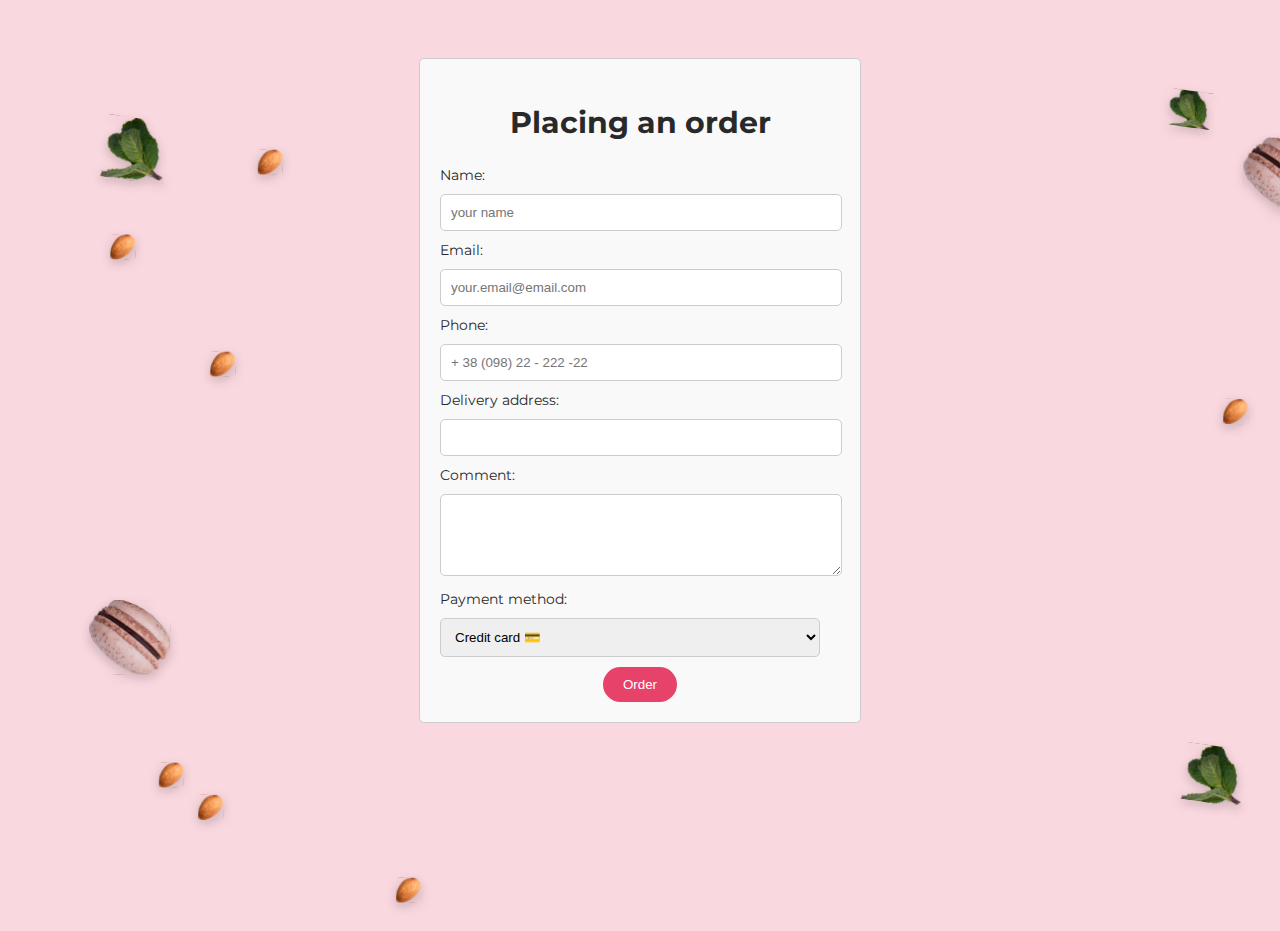
<file: chekout/checkout.html>
<!DOCTYPE html>
<html lang="en">
<head>
  <meta charset="UTF-8">
  <meta name="viewport" content="width=device-width, initial-scale=1.0">
  <link rel="stylesheet" href="./checkout.css">
  <link rel="preconnect" href="https://fonts.googleapis.com">
  <link rel="preconnect" href="https://fonts.gstatic.com" crossorigin>
  <link href="https://fonts.googleapis.com/css2?family=Montserrat&display=swap" rel="stylesheet">
  <link rel="shortcut icon" type="image/x-icon" href="../img/dessert.png">
  <title>Macaronshop</title>
</head>
<body>
  <div class="top-form">
  <div class="order-form">
    <h2>Placing an order</h2>
    <form>
        <label for="name">Name:</label>
        <input type="text" id="name" name="name" placeholder="your name" required>

        <label for="email">Email:</label>
        <input type="email" id="email" name="email"  placeholder="your.email@email.com" required>

        <label for="phone">Phone:</label>
        <input type="tel" id="phone" name="phone"  placeholder="+ 38 (098) 22 - 222 -22" required>

        <label for="address">Delivery address:</label>
        <input type="text"  id="address" name="address" required>
        
        <label for="comments">Comment:</label>
        <textarea id="comments" name="comments" class="comments" rows="4" cols="58"></textarea>

        <label class="payment-method-label">Payment method:</label>
        <select name="payment_method" id="payment_method" required>
            <option value="credit_card">Credit card &#128179;</option>
            <option value="paypal">PayPal</option>
            <option value="bank_transfer">Bank Transfer &#128184;</option>
            <option value="cash">Сash &#128181;</option>
        </select>

        <button  id="order-button">Order</button>
    </form>
</div>
</div>
<script src="./order-button.js"></script>
</body>
</html>
</file>
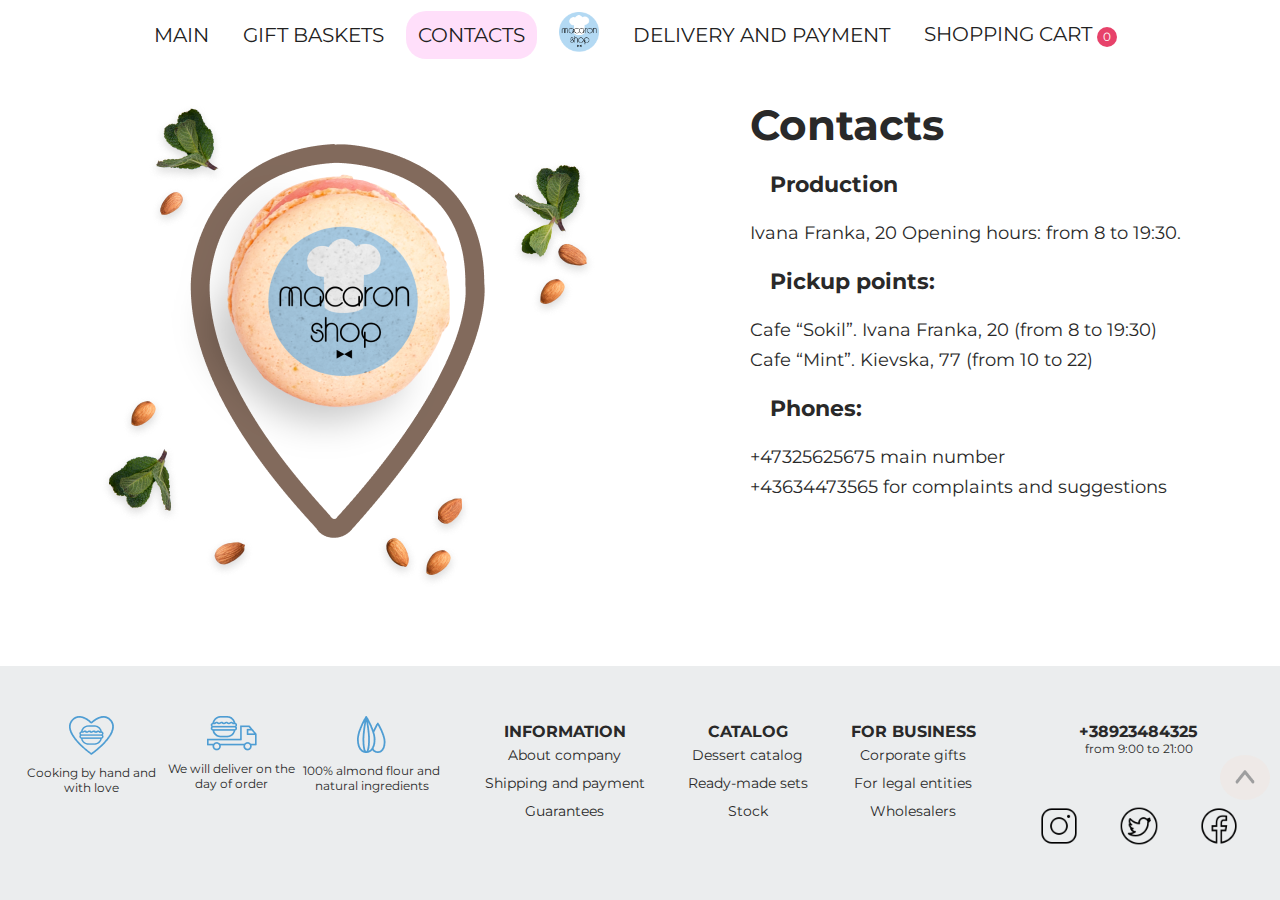
<file: contact/contact.html>
<!DOCTYPE html>
<html lang="en">
<head>
  <meta charset="UTF-8">
  <meta name="viewport" content="width=device-width, initial-scale=1.0">
  <link rel="stylesheet" href="./contact.css">
  <link rel="stylesheet" href="../general.css">
  <link rel="stylesheet" href="./media/media-for-contact.css">
  <link rel="preconnect" href="https://fonts.googleapis.com">
  <link rel="preconnect" href="https://fonts.gstatic.com" crossorigin>
  <link href="https://fonts.googleapis.com/css2?family=Montserrat&display=swap" rel="stylesheet">
  <link rel="shortcut icon" type="image/x-icon" href="../img/dessert.png">
  <title>Macaronshop</title>
</head>

<body>
  <div class="page">
  <header>
    <div class="header-mobile">
      <div id="menu">
        <div id="menu-bar" onclick="menuOnClick()">
          <div id="bar1" class="bar"></div>
          <div id="bar2" class="bar"></div>
          <div id="bar3" class="bar"></div>
        </div>
        <nav class="nav" id="nav">
          <ul>
            <li><a href="../index.html">Home</a></li>
            <li><a href="../ready.set/ready.html">Gift Baskets</a></li>
            <li><a href="../contact/contact.html">Contact</a></li>
            <li><a href="../delivery/delivery.html">delivery and payment</a></li>
          </ul>
        </nav> 
      </div>
      
      <div class="menu-bg" id="menu-bg"></div>
      <div class="wrap-logo-mobile">
        <img src="../img/svg-mob-logo.svg" alt="logo">
      </div>
      <div class="cart-wrap">
        <a href="../shopping-card/shop.html">
          <img src="../img/shop-card-mob.svg" alt="">
          <span class="cart-count">0</span>
        </a>
      </div>
    </div>
    <nav>
      <a  href="../index.html">Main</a>
      <a href="../ready.set/ready.html">Gift Baskets</a>
      <a href="./contact.html" class="active">Contacts</a>
      <div class="wrap-logo">
        <a href="#logo" class="logo"><img class="img-logo" src="../img/logo.png" alt="logo"></a>
      </div>
      <a href="../delivery/delivery.html">delivery and payment</a>
      <a href="../shopping-card/shop.html" id="shopping-cart-link">
        shopping cart
        <span class="cart-count">0</span>
      </a>
    </nav>
  </header>
  <div class="main-wraper">
  <section>
    <div class="contact">
      <div class="image-contact">
        <img src="img/contact-image.png" alt="">
      </div>
      <div class="info-contact">
        <h1>Contacts</h1>
        <h2>Production</h2>
        <p>Ivana Franka, 20 Opening hours: from 8 to 19:30.</p>
        <h2>Pickup points:</h2>
        <p>Cafe “Sokil”. Ivana Franka, 20 (from 8 to 19:30)
          <br>Cafe “Mint”. Kievska, 77 (from 10 to 22)</p>
          <h2>Phones:</h2>
          <p>+47325625675 main number <br>
            +43634473565 for complaints and suggestions</p>
      </div>
    </div>
  </section>
</div> 

  <footer>
    <div class="footer">
      <div class="footer-padding">
        <div class="i-img-and-text">
          <div class="image-blue">
            <img src="../img/footer1.png" alt="">
          </div>
          <div class="p-text">
            <p>Cooking by hand and with love</p>
          </div>
        </div>

    <div class="i-img-and-text">
      <div class="image-blue">
        <img src="../img/footer2.png" alt="">
      </div>
      <div class="p-text">
        <p>We will deliver on the day of order</p>
      </div>
    </div>

    <div class="i-img-and-text">
      <div class="image-blue">
        <img src="../img/footer3.png" alt="">
      </div>
      <div class="p-text">
        <p>100% almond flour and natural ingredients</p>
      </div>
    </div>
  </div>

    <div class="information">
      <h3 class="for-info-h3">Information</h3>
        <ul class="information-list">
          <li>
            <a href="">About company</a>
          </li>
          <li>
            <a href="../delivery/delivery.html">Shipping and payment</a>
          </li>
          <li>
            <a href="">Guarantees</a>
          </li>
        </ul>
    </div>

    <div class="catalog">
      <h3 class="for-info-h3">Catalog</h3>
      <ul class="information-list">
        <li>
          <a href="">Dessert catalog</a>
        </li>
        <li>
          <a href="">Ready-made sets</a>
        </li>
        <li>
          <a href="">Stock</a>
        </li>
      </ul>
    </div>
    <div class="for-bussiness">
      <h3 class="for-info-h3">FOR BUSINESS</h3>
      <ul class="information-list">
        <li>
          <a href="">Corporate gifts</a>
        </li>
        <li>
          <a href="">For legal entities</a>
        </li>
        <li>
          <a href="">Wholesalers</a>
        </li>
      </ul>
    </div>
    <div class="phone">
      <h3 class="for-info-h3">+38923484325</h3>
      <p class="for-info-p">from 9:00 to 21:00</p>
      <div class="grey-info-footer">
        <div class="icon-info-somedia">
          <div class="insta-footer">
            <a href="https://www.instagram.com/" target="_blank">
              <img class="icon-img-footer" src="../img/icons8-instagram-50.png" alt="instagram">
            </a>
          </div>
          <div class="pint-footer">
            <a href="https://www.x.com/" target="_blank">
              <img class="icon-img-footer" src="../img/icons8-twitter-circled-50.png" alt="pinterest">
            </a>
          </div>
          <div class="facebook-footer">
            <a href="https://uk-ua.facebook.com/" target="_blank">
              <img class="icon-img-footer" src="../img/icons8-facebook-50.png" alt="facebook">
            </a>
          </div>
        </div>
      </div>
    </div>
  </div>
</footer>
</div>
<div class="">
  <button class="scrollToTopButton"><img class="scroll-img-up" src="../img/icons8-up-67.png" alt=""></button>
</div>

  <script src="../js/nav-mob.js"></script>
  <script src="../ready.set/button.js"></script>
  <script src="../ready.set/add.js"></script>
</body>
</html>
</file>
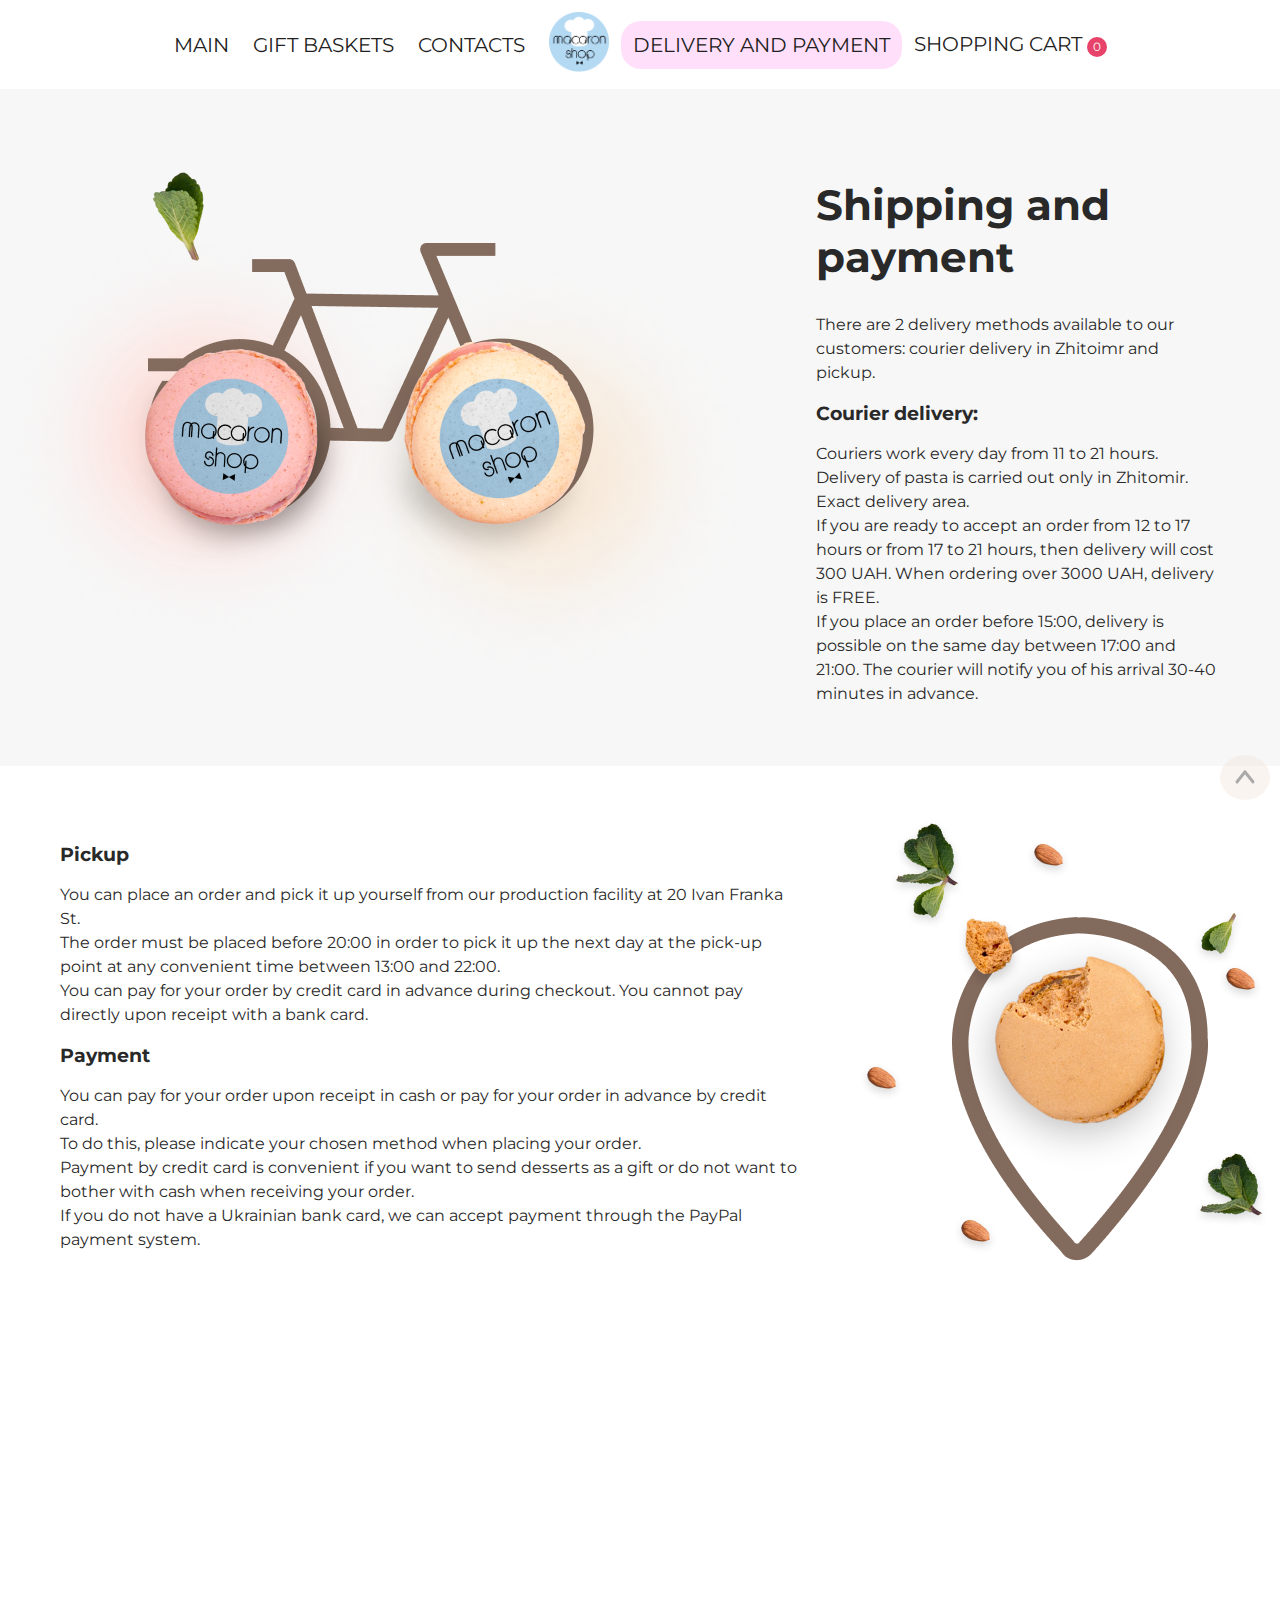
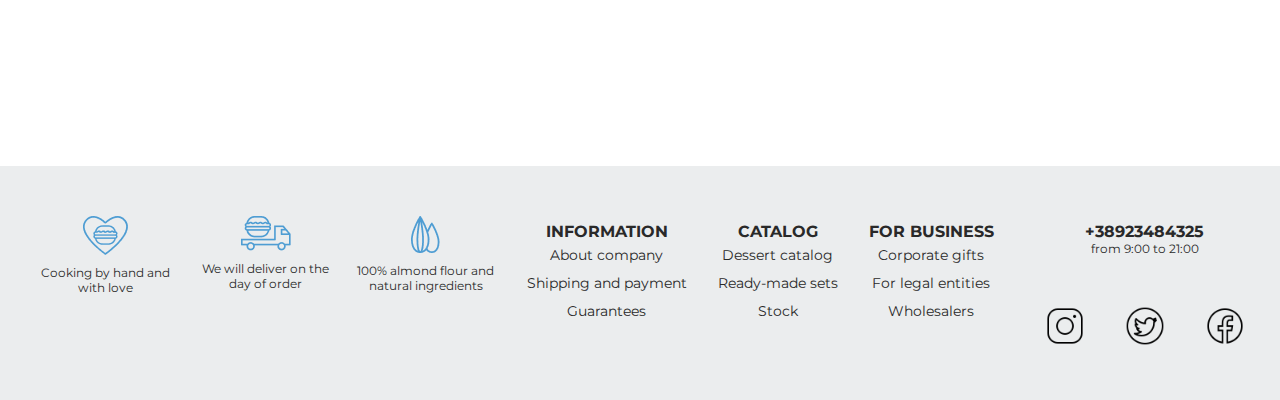
<file: delivery/delivery.html>
<!DOCTYPE html>
<html lang="en">
<head>
  <meta charset="UTF-8">
  <meta name="viewport" content="width=device-width, initial-scale=1.0">
  <link rel="stylesheet" href="./delivery.css">
  <link rel="stylesheet" href="./media/media-for-delivery.css">
  <link rel="preconnect" href="https://fonts.googleapis.com">
  <link rel="preconnect" href="https://fonts.gstatic.com" crossorigin>
  <link href="https://fonts.googleapis.com/css2?family=Montserrat&display=swap" rel="stylesheet">
  <link rel="shortcut icon" type="image/x-icon" href="../img/dessert.png">
  <title>Macaronshop</title>
</head>

<body>
  <header>
    <div class="header-mobile">
      <div id="menu">
        <div id="menu-bar" onclick="menuOnClick()">
          <div id="bar1" class="bar"></div>
          <div id="bar2" class="bar"></div>
          <div id="bar3" class="bar"></div>
        </div>
        <nav class="nav" id="nav">
          <ul>
            <li><a href="../index.html">Home</a></li>
            <li><a href="../ready.set/ready.html">Gift Baskets</a></li>
            <li><a href="../contact/contact.html">Contact</a></li>
            <li><a href="../delivery/delivery.html">delivery and payment</a></li>
          </ul>
        </nav> 
      </div>
      
      <div class="menu-bg" id="menu-bg"></div>
      <div class="wrap-logo-mobile">
        <img src="../img/svg-mob-logo.svg" alt="logo">
      </div>
      <div class="cart-wrap">
        <a href="../shopping-card/shop.html">
          <img src="../img/shop-card-mob.svg" alt="">
          <span class="cart-count">0</span>
        </a>
      </div>
    </div>
    <nav>
      <a href="../index.html">Main</a>
      <a href="../ready.set/ready.html">Gift Baskets</a>
      <a href="../contact/contact.html">Contacts</a>
      <div class="wrap-logo">
        <a href="#logo" class="logo"><img class="img-logo" src="../img/logo.png" alt="logo"></a>
      </div>
      <a href="delivery.html" class="active">delivery and payment</a>
      <a href="../shopping-card/shop.html" id="shopping-cart-link">
        shopping cart
        <span class="cart-count">0</span>
      </a>
    </nav>
  </header>
  
  <section class="section-1">
    <div class="delivery-and-pay">
      <div class="delivery-image">
        <img src="../img/bake1.png" alt="bake">
      </div>
      <div class="description-delivery">
        <h1 class="delivery-title-h1">Shipping and payment</h1>
        <p class="delivery-text-p">There are 2 delivery methods available to our customers: courier delivery in Zhitoimr and pickup.</p>
      
        <h3 class="courier-delivery-h3">Courier delivery:</h3>
        <p class="delivery-text-p">Couriers work every day from 11 to 21 hours. Delivery of pasta is carried out only in Zhitomir. 
          Exact delivery area.</p>
          <p class="delivery-text-p">If you are ready to accept an order from 12 to 17 hours or from 17 to 21 hours, then delivery will cost 300 UAH.
          When ordering over 3000 UAH, delivery is FREE.</p>
          <p class="delivery-text-p">If you place an order before 15:00, delivery is possible on the same day between 17:00 and 21:00.
          The courier will notify you of his arrival 30-40 minutes in advance.</p>
      </div>
    </div>
  </section>
  <section class="section-2">
<div class="content-2">
    <div class="pickup-delivery">
      <h3 class="courier-delivery-h3">Pickup</h3>
        <p class="delivery-text-p">You can place an order and pick it up yourself from our production facility at 20 Ivan Franka St.</p>
        <p class="delivery-text-p">The order must be placed before 20:00 in order to pick it up the next day at the pick-up point at any convenient time between 13:00 and 22:00.</p>
        <p class="delivery-text-p">You can pay for your order by credit card in advance during checkout. You cannot pay directly upon receipt with a bank card.</p>
          <h3 class="courier-delivery-h3">Payment</h3>
            <p class="delivery-text-p">You can pay for your order upon receipt in cash or pay for your order in advance by credit card.</p> 
            <p class="delivery-text-p">To do this, please indicate your chosen method when placing your order.</p>
            <p class="delivery-text-p">Payment by credit card is convenient if you want to send desserts as a gift or do not want to bother with cash when receiving your order.</p>
            <p class="delivery-text-p">If you do not have a Ukrainian bank card, we can accept payment through the PayPal payment system.</p>
    </div>
    <div class="image-pickup">
      <img src="../img/macaron-location.png" alt="">
    </div>
  </div>
  
  </section>

  <iframe src="https://www.google.com/maps/embed?pb=!1m18!1m12!1m3!1d24194.14708817502!2d28.63141466643703!3d50.258941951592284!2m3!1f0!2f0!3f0!3m2!1i1024!2i768!4f13.1!3m3!1m2!1s0x472c64af9560aba5%3A0xc0d8cb79a92229b6!2z0JPQu9C-0LHQsNC7IFVh!5e0!3m2!1sru!2sus!4v1696508577628!5m2!1sru!2sus" width="600" height="450" style="border:0;" allowfullscreen="" loading="lazy" referrerpolicy="no-referrer-when-downgrade"></iframe>  </div>


  <footer>
    <div class="footer">
      <div class="footer-padding">
        <div class="i-img-and-text">
          <div class="image-blue">
            <img src="../img/footer1.png" alt="">
          </div>
          <div class="p-text">
            <p>Cooking by hand and with love</p>
          </div>
        </div>

    <div class="i-img-and-text">
      <div class="image-blue">
        <img src="../img/footer2.png" alt="">
      </div>
      <div class="p-text">
        <p>We will deliver on the day of order</p>
      </div>
    </div>

    <div class="i-img-and-text">
      <div class="image-blue">
        <img src="../img/footer3.png" alt="">
      </div>
      <div class="p-text">
        <p>100% almond flour and natural ingredients</p>
      </div>
    </div>
  </div>

    <div class="information">
      <h3 class="for-info-h3">Information</h3>
        <ul class="information-list">
          <li>
            <a href="">About company</a>
          </li>
          <li>
            <a href="">Shipping and payment</a>
          </li>
          <li>
            <a href="">Guarantees </a>
          </li>
        </ul>
    </div>

    <div class="catalog">
      <h3 class="for-info-h3">Catalog</h3>
      <ul class="information-list">
        <li>
          <a href="">Dessert catalog</a>
        </li>
        <li>
          <a href="">Ready-made sets</a>
        </li>
        <li>
          <a href="">Stock</a>
        </li>
      </ul>
    </div>
    <div class="for-bussiness">
      <h3 class="for-info-h3">FOR BUSINESS</h3>
      <ul class="information-list">
        <li>
          <a href="">Corporate gifts</a>
        </li>
        <li>
          <a href="">For legal entities</a>
        </li>
        <li>
          <a href="">Wholesalers</a>
        </li>
      </ul>
    </div>
    <div class="phone">
      <h3 class="for-info-h3">+38923484325</h3>
      <p class="for-info-p">from 9:00 to 21:00</p>
      <div class="grey-info-footer">
        <div class="icon-info-somedia">
          <div class="insta-footer">
            <a href="https://www.instagram.com/" target="_blank">
              <img class="icon-img-footer" src="../img/icons8-instagram-50.png" alt="instagram">
            </a>
          </div>
          <div class="pint-footer">
            <a href="https://www.x.com/" target="_blank">
              <img class="icon-img-footer" src="../img/icons8-twitter-circled-50.png" alt="pinterest">
            </a>
          </div>
          <div class="facebook-footer">
            <a href="https://uk-ua.facebook.com/" target="_blank">
              <img class="icon-img-footer" src="../img/icons8-facebook-50.png" alt="facebook">
            </a>
          </div>
        </div>
      </div>
    </div>
  </div>
</footer>


<div class="">
  <button class="scrollToTopButton"><img class="scroll-img-up" src="../img/icons8-up-67.png" alt=""></button>
</div>

  <script src="../ready.set/button.js"></script>
  <script src="../js/nav-mob.js"></script>
  <script src="../ready.set/add.js"></script>
</body>
</html>
</file>
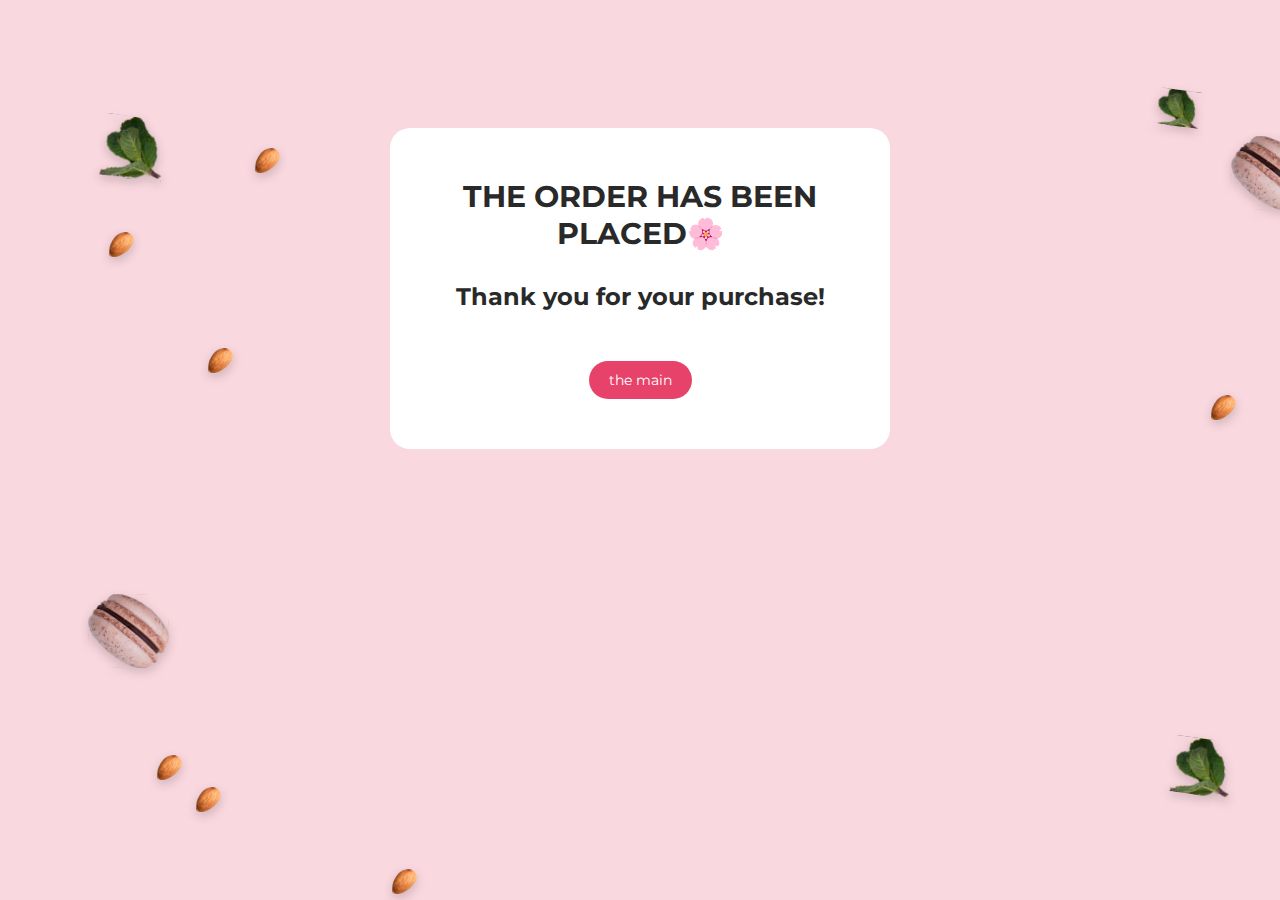
<file: done-by/done.html>
<!DOCTYPE html>
<html lang="en">
<head>
  <meta charset="UTF-8">
  <meta name="viewport" content="width=device-width, initial-scale=1.0">
  <link rel="stylesheet" href="./done.css">
  <link rel="preconnect" href="https://fonts.googleapis.com">
  <link rel="preconnect" href="https://fonts.gstatic.com" crossorigin>
  <link href="https://fonts.googleapis.com/css2?family=Montserrat&display=swap" rel="stylesheet">
  <link rel="shortcut icon" type="image/x-icon" href="../img/dessert.png">
  <title>Macaronshop</title>
</head>
<body>

  <div class="thanks-contain">
    <div class="thanks">
      <h1>the order has been placed&#127800;</h1>
      <h2>Thank you for your purchase!</h2>
        <div class="button">
      <button>
          <a href="../index.html"> the main</a>
        </button>
    </div>
  </div>
  </div>
</body>
</html>
</file>
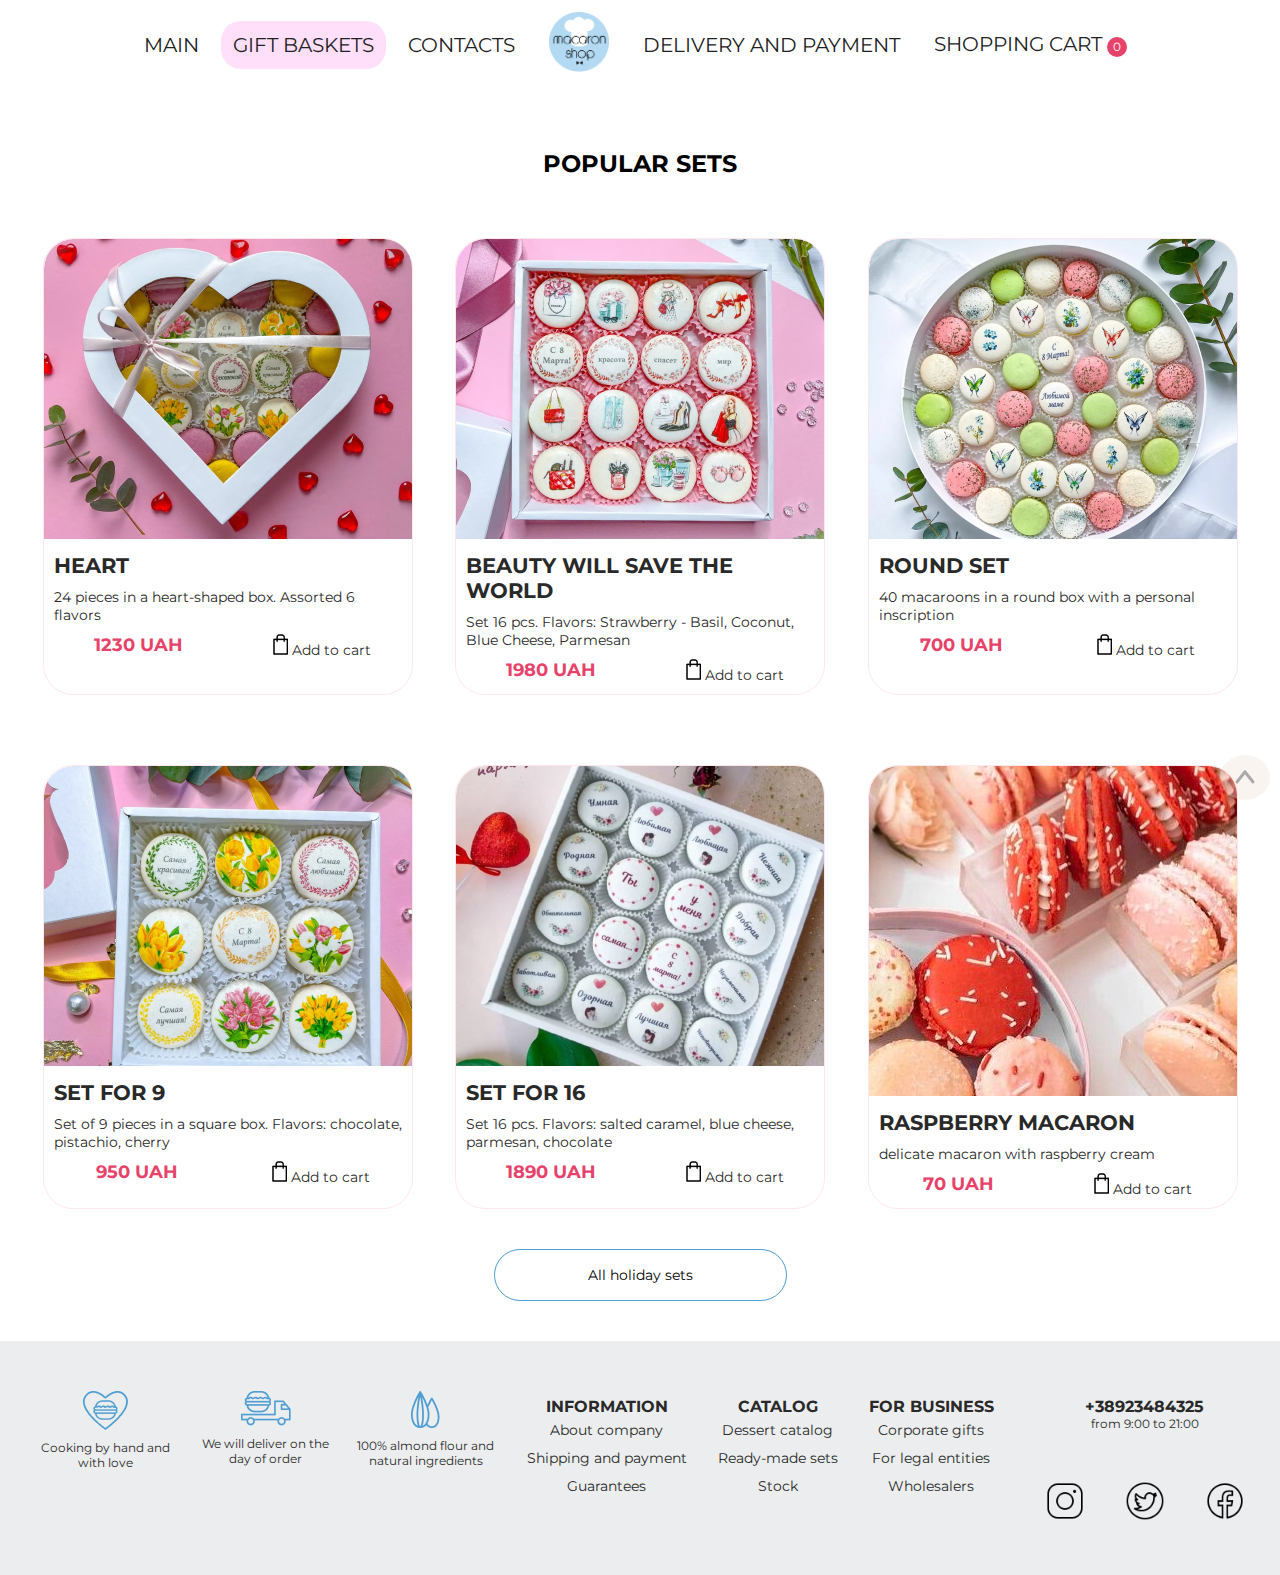
<file: ready.set/ready.html>
<!DOCTYPE html>
<html lang="en">
<head>
  <meta charset="UTF-8">
  <meta name="viewport" content="width=device-width, initial-scale=1.0">
  <link rel="stylesheet" href="../ready.set/ready.css">
  <link rel="stylesheet" href="./media//madia-for-set.css">
  <link rel="preconnect" href="https://fonts.googleapis.com">
  <link rel="preconnect" href="https://fonts.gstatic.com" crossorigin>
  <link href="https://fonts.googleapis.com/css2?family=Montserrat&display=swap" rel="stylesheet">
  <link rel="shortcut icon" type="image/x-icon" href="../img/dessert.png">
  <title>Macaronshop</title>
</head>

<body>
  <header>
    <div class="header-mobile">
      <div id="menu">
        <div id="menu-bar" onclick="menuOnClick()">
          <div id="bar1" class="bar"></div>
          <div id="bar2" class="bar"></div>
          <div id="bar3" class="bar"></div>
        </div>
        <nav class="nav" id="nav">
          <ul>
            <li><a href="../index.html">Home</a></li>
            <li><a href="../ready.set/ready.html">Gift Baskets</a></li>
            <li><a href="../contact/contact.html">Contact</a></li>
            <li><a href="../delivery/delivery.html">delivery and payment</a></li>
          </ul>
        </nav> 
      </div>
      
      <div class="menu-bg" id="menu-bg"></div>
      <div class="wrap-logo-mobile">
        <img src="../img/svg-mob-logo.svg" alt="logo">
      </div>
      <div class="cart-wrap">
        <a href="../shopping-card/shop.html">
          <img src="../img/shop-card-mob.svg" alt="">
          <span class="cart-count">0</span>
        </a>
      </div>
    </div>
    
    <nav>
      <a href="../index.html">Main</a>
      <a href="./ready.html" class="active">Gift Baskets</a>
      <a href="../contact/contact.html">Contacts</a>
      <div class="wrap-logo">
        <a href="#logo" class="logo"><img class="img-logo" src="../img/logo.png" alt="logo"></a>
      </div>
      <a href="../delivery/delivery.html" >delivery and payment</a>
      <a href="../shopping-card/shop.html" id="shopping-cart-link">
        shopping cart
        <span class="cart-count">0</span>
      </a>
    </nav>
  </header>
  
  <section class="section-4">
    <h2 class="pop-set-h2">popular sets</h2>
      <div class="popular-sets">  
        <div class="pop-set-1 border-to-card">
          <div class="decorate-description">
            <div class="image-pop-set-1">
              <img src="../img/popset1.png" alt="pop-set-1">
            </div>
            <div class="title-pop-set-1">
              <h3 >Heart</h3>
            </div>
            <div class="p-pop-set-1 card">
              <p>24 pieces in a heart-shaped box.
                Assorted 6 flavors</p>
            </div>
            <div class="price-and-by-pop-set-1">
              <div class="price-pop-set-1">
                <strong class="strong-price">1230 UAH</strong>
              </div>
              <div class="button-by-pop-set-1">
                <button class="add-to-cart-by" data-title="Heart" data-price="1230 UAH"> <img src="../img/add-to-card.png" alt=""> Add to cart</button>
            </div>
          </div>
          </div>
        </div>

        <div class="pop-set-2 border-to-card card">
          <div class="decorate-description">
            <div class="image-pop-set-1">
              <img src="../img/popset2.png" alt="pop-set-1">
            </div>
            <div class="title-pop-set-1">
              <h3>Beauty will save the world</h3>
            </div>
            <div class="p-pop-set-1">
              <p>Set 16 pcs. Flavors: Strawberry - Basil, Coconut, Blue Cheese, Parmesan</p>
            </div>
            <div class="price-and-by-pop-set-1">
              <div class="price-pop-set-1">
                <strong class="strong-price">1980 UAH</strong>
              </div>
              <div class="button-by-pop-set-1">
                <button class="add-to-cart-by"data-title="Beauty will save the world" data-price="1980 UAH"> <img src="../img/add-to-card.png" alt=""> Add to cart</button>
              </div>
            </div>
          </div>
        </div>
  

        <div class="pop-set-3 border-to-card card">
          <div class="decorate-description">
            <div class="image-pop-set-1">
              <img src="../img/popset3.png" alt="pop-set-1">
            </div>
            <div class="title-pop-set-1">
              <h3>Round set</h3>
            </div>
            <div class="p-pop-set-1">
              <p>40 macaroons in a round box with a personal inscription</p>
            </div>
            <div class="price-and-by-pop-set-1">
              <div class="price-pop-set-1">
                <strong class="strong-price">700 UAH</strong>
              </div>
              <div class="button-by-pop-set-1">
                <button class="add-to-cart-by" data-title="Beauty will save the world" data-price="700 UAH"> <img src="../img/add-to-card.png" alt=""> Add to cart</button>
              </div>
            </div>
          </div>
        </div>

        <div class="pop-set-4 border-to-card card">
          <div class="decorate-description">
            <div class="image-pop-set-1">
              <img src="../img/popset4.png" alt="pop-set-1">
            </div>
            <div class="title-pop-set-1">
              <h3>Set for 9</h3>
            </div>
            <div class="p-pop-set-1">
              <p>Set of 9 pieces in a square box. Flavors: chocolate, pistachio, cherry</p>
            </div>
            <div class="price-and-by-pop-set-1">
              <div class="price-pop-set-1">
                <strong class="strong-price">950 UAH</strong>
              </div>
              <div class="button-by-pop-set-1">
                <button class="add-to-cart-by" data-title="Set for 9" data-price="950 UAH"> <img src="../img/add-to-card.png" alt=""> Add to cart</button>
              </div>
            </div>
          </div>
        </div>
  


        <div class="pop-set-5 border-to-card card">
          <div class="decorate-description">
            <div class="image-pop-set-1">
              <img src="../img/popset5.png" alt="pop-set-1">
            </div>
            <div class="title-pop-set-1">
              <h3>Set for 16</h3>
            </div>
            <div class="p-pop-set-1">
              <p> Set 16 pcs. Flavors: salted caramel, blue cheese, parmesan, chocolate</p>
            </div>
            <div class="price-and-by-pop-set-1">
              <div class="price-pop-set-1">
                <strong class="strong-price">1890 UAH</strong>
              </div>
              <div class="button-by-pop-set-1">
                <button class="add-to-cart-by" data-title="Set for 16" data-price="1890 UAH"> <img src="../img/add-to-card.png" alt=""> Add to cart</button>
              </div>
            </div>
          </div>
        </div>


        <div class="pop-set-6 border-to-card card">
          <div class="decorate-description">
            <div class="image-pop-set-1">
              <img src="../img/mac1.jpeg" alt="pop-set-1">
            </div>
            <div class="title-pop-set-1">
              <h3>Raspberry macaron</h3>
            </div>
            <div class="p-pop-set-1">
              <p>delicate macaron with raspberry cream</p>
            </div>
            <div class="price-and-by-pop-set-1">
              <div class="price-pop-set-1">
                <strong class="strong-price">70 UAH</strong>
              </div>
              <div class="button-by-pop-set-1">
                <button class="add-to-cart-by"  data-title="Raspberry macaron" data-price="70 UAH"> <img src="../img/add-to-card.png" alt=""> Add to cart</button>
              </div>
            </div>
          </div>
        </div>
      </div>
      
      <div class="button-look-all-set-1">
        <button  id="button-look-all-set-2">All holiday sets</button>
      </div>
  </section>


  <footer>
    <div class="footer">
      <div class="footer-padding">
        <div class="i-img-and-text">
          <div class="image-blue">
            <img src="../img/footer1.png" alt="">
          </div>
          <div class="p-text">
            <p>Cooking by hand and with love</p>
          </div>
        </div>

    <div class="i-img-and-text">
      <div class="image-blue">
        <img src="../img/footer2.png" alt="">
      </div>
      <div class="p-text">
        <p>We will deliver on the day of order</p>
      </div>
    </div>

    <div class="i-img-and-text">
      <div class="image-blue">
        <img src="../img/footer3.png" alt="">
      </div>
      <div class="p-text">
        <p>100% almond flour and natural ingredients</p>
      </div>
    </div>
  </div>

    <div class="information">
      <h3 class="for-info-h3">Information</h3>
        <ul class="information-list">
          <li>
            <a href="">About company</a>
          </li>
          <li>
            <a href="">Shipping and payment</a>
          </li>
          <li>
            <a href="">Guarantees </a>
          </li>
        </ul>
    </div>

    <div class="catalog">
      <h3 class="for-info-h3">Catalog</h3>
      <ul class="information-list">
        <li>
          <a href="">Dessert catalog</a>
        </li>
        <li>
          <a href="">Ready-made sets</a>
        </li>
        <li>
          <a href="">Stock</a>
        </li>
      </ul>
    </div>
    <div class="for-bussiness">
      <h3 class="for-info-h3">FOR BUSINESS</h3>
      <ul class="information-list">
        <li>
          <a href="">Corporate gifts</a>
        </li>
        <li>
          <a href="">For legal entities</a>
        </li>
        <li>
          <a href="">Wholesalers</a>
        </li>
      </ul>
    </div>
    <div class="phone">
      <h3 class="for-info-h3">+38923484325</h3>
      <p class="for-info-p">from 9:00 to 21:00</p>
      <div class="grey-info-footer">
        <div class="icon-info-somedia">
          <div class="insta-footer">
            <a href="https://www.instagram.com/" target="_blank">
              <img class="icon-img-footer" src="../img/icons8-instagram-50.png" alt="instagram">
            </a>
          </div>
          <div class="pint-footer">
            <a href="https://www.x.com/" target="_blank">
              <img class="icon-img-footer" src="../img/icons8-twitter-circled-50.png" alt="pinterest">
            </a>
          </div>
          <div class="facebook-footer">
            <a href="https://uk-ua.facebook.com/" target="_blank">
              <img class="icon-img-footer" src="../img/icons8-facebook-50.png" alt="facebook">
            </a>
          </div>
        </div>
      </div>
    </div>
  </div>
</footer>


<div class="">
  <button class="scrollToTopButton"><img class="scroll-img-up" src="../img/icons8-up-67.png" alt=""></button>
</div>

  <script src="./button.js"></script>
  <script src="./button2.js"></script>
  <script src="../js/nav-mob.js"></script>
  <script  src="./add.js"></script>
  <script src="../js/add-to-cardshop.js"></script>

</body>
</html>
</file>
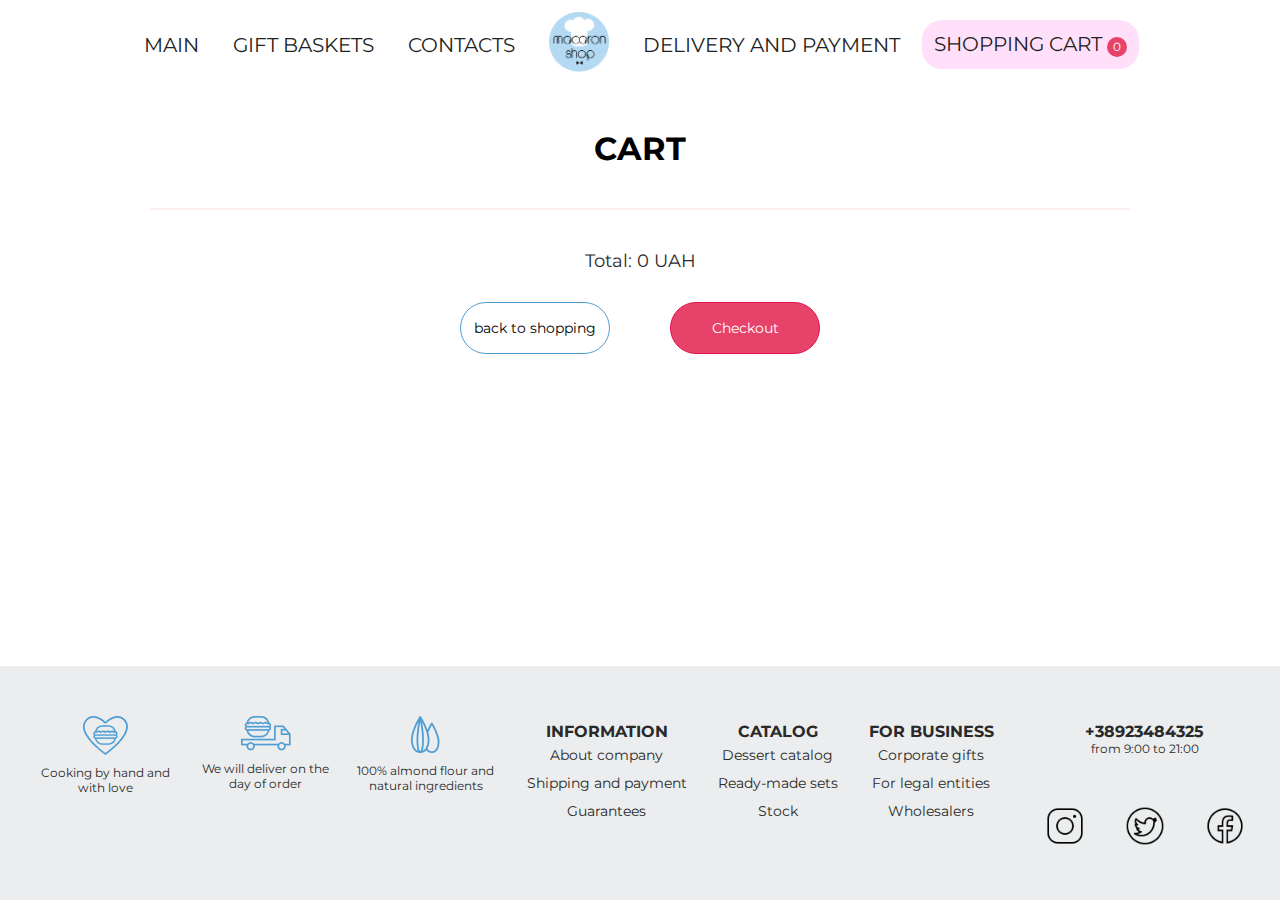
<file: shopping-card/shop.html>
<!DOCTYPE html>
<html lang="en">
<head>
  <meta charset="UTF-8">
  <meta name="viewport" content="width=device-width, initial-scale=1.0">
  <link rel="stylesheet" href="./shop.css">
  <link rel="stylesheet" href="./media.css">
  <link rel="stylesheet" href="../general.css">
  <link rel="preconnect" href="https://fonts.googleapis.com">
  <link rel="preconnect" href="https://fonts.gstatic.com" crossorigin>
  <link href="https://fonts.googleapis.com/css2?family=Montserrat&display=swap" rel="stylesheet">
  <link rel="shortcut icon" type="image/x-icon" href="../img/dessert.png">
  <title>Macaronshop</title>
</head>
<body>
  <div class="page">
  <header>
    <div class="header-mobile">
      <div id="menu">
        <div id="menu-bar" onclick="menuOnClick()">
          <div id="bar1" class="bar"></div>
          <div id="bar2" class="bar"></div>
          <div id="bar3" class="bar"></div>
        </div>
        <nav class="nav" id="nav">
          <ul>
            <li><a href="../index.html">Home</a></li>
            <li><a href="../ready.set/ready.html">Gift Baskets</a></li>
            <li><a href="../contact/contact.html">Contact</a></li>
            <li><a href="../delivery/delivery.html">delivery and payment</a></li>
          </ul>
        </nav> 
      </div>
      
      <div class="menu-bg" id="menu-bg"></div>
      <div class="wrap-logo-mobile">
        <img src="../img/svg-mob-logo.svg" alt="logo">
      </div>
      <div class="cart-wrap">
        <a href="../shopping-card/shop.html">
          <img src="../img/shop-card-mob.svg" alt="">
          <span class="cart-count">0</span>
        </a>
      </div>
    </div>
    <nav>
      <a href="../index.html">Main</a>
      <a href="../ready.set/ready.html" >Gift Baskets</a>
      <a href="../contact/contact.html">Contacts</a>
      <div class="wrap-logo">
        <a href="#logo" class="logo"><img class="img-logo" src="../img/logo.png" alt="logo"></a>
      </div>
      <a href="../delivery/delivery.html" >delivery and payment</a>
      <a href="./shop.html"class="active" id="shopping-cart-link">
        shopping cart
        <span class="cart-count">0</span>
      </a>
    </nav>
  </header>

  <div class="main-wraper">
  <h1 class="for-stock">cart</h1>
  <div class="container-shop">
    <div class="cart">
        <ul id="cart-items">
            <!-- Тут будуть відображатися товари в корзині -->
        </ul>
    </div>  
  </div>
    
  <p id="total-amount">Total: 0 UAH</p>

  <div class="button-set">
    <div class="button-back">
    <button class="back-to-shop"><a href="../ready.set/ready.html">back to shopping</a></button>
  </div>
    <div class="button-checkout">
      <button class="checkout-shop"><a href="../chekout/checkout.html">Checkout</a></button>
    </div>
  </div> 
</div>

  <footer>
    <div class="footer">
      <div class="footer-padding">
        <div class="i-img-and-text">
          <div class="image-blue">
            <img src="../img/footer1.png" alt="">
          </div>
          <div class="p-text">
            <p>Cooking by hand and with love</p>
          </div>
        </div>

    <div class="i-img-and-text">
      <div class="image-blue">
        <img src="../img/footer2.png" alt="">
      </div>
      <div class="p-text">
        <p>We will deliver on the day of order</p>
      </div>
    </div>

    <div class="i-img-and-text">
      <div class="image-blue">
        <img src="../img/footer3.png" alt="">
      </div>
      <div class="p-text">
        <p>100% almond flour and natural ingredients</p>
      </div>
    </div>
  </div>

    <div class="information">
      <h3 class="for-info-h3">Information</h3>
        <ul class="information-list">
          <li>
            <a href="">About company</a>
          </li>
          <li>
            <a href="">Shipping and payment</a>
          </li>
          <li>
            <a href="">Guarantees </a>
          </li>
        </ul>
    </div>

    <div class="catalog">
      <h3 class="for-info-h3">Catalog</h3>
      <ul class="information-list">
        <li>
          <a href="">Dessert catalog</a>
        </li>
        <li>
          <a href="">Ready-made sets</a>
        </li>
        <li>
          <a href="">Stock</a>
        </li>
      </ul>
    </div>
    <div class="for-bussiness">
      <h3 class="for-info-h3">FOR BUSINESS</h3>
      <ul class="information-list">
        <li>
          <a href="">Corporate gifts</a>
        </li>
        <li>
          <a href="">For legal entities</a>
        </li>
        <li>
          <a href="">Wholesalers</a>
        </li>
      </ul>
    </div>
    <div class="phone">
      <h3 class="for-info-h3">+38923484325</h3>
      <p class="for-info-p">from 9:00 to 21:00</p>
      <div class="grey-info-footer">
        <div class="icon-info-somedia">
          <div class="insta-footer">
            <a href="https://www.instagram.com/" target="_blank">
              <img class="icon-img-footer" src="../img/icons8-instagram-50.png" alt="instagram">
            </a>
          </div>
          <div class="pint-footer">
            <a href="https://www.x.com/" target="_blank">
              <img class="icon-img-footer" src="../img/icons8-twitter-circled-50.png" alt="pinterest">
            </a>
          </div>
          <div class="facebook-footer">
            <a href="https://uk-ua.facebook.com/" target="_blank">
              <img class="icon-img-footer" src="../img/icons8-facebook-50.png" alt="facebook">
            </a>
          </div>
        </div>
      </div>
    </div>
  </div>
</footer>
</div>
  <script src="../js/nav-mob.js"></script>
  <script src="./card-chop.js"></script>
  <script src="../ready.set/button.js"></script>
  <script src="../ready.set/add.js"></script>
  <script src="../js/add-to-cardshop.js"></script>
</body>
</html>
</file>
<file: chekout/checkout.css>
body{
 background: url(Group\ 326.svg) no-repeat;
 background-size: cover;
 }
 .top-form{
  padding-top: 50px;
  padding-bottom: 200px;
 }
.order-form {
  max-width: 400px;
  margin: 0 auto;
  padding: 20px;
  border: 1px solid #ccc;
  border-radius: 5px;
  background-color: #f9f9f9;
  text-align: center;
}

.order-form h2 {
  color: #292929;
  text-align: center;
  font-family: 'Montserrat', sans-serif;
  font-size: 30px;
}

.order-form form {
  text-align: left;
}

label {
  display: block;
  margin-bottom: 10px;
  color:  #292929;
  font-size: 14px;
  font-family: 'Montserrat', sans-serif;
}

input[type="text"],
input[type="email"],
input[type="tel"],
select,
textarea {
  width: 95%;
  padding: 10px;
  margin-bottom: 10px;
  border: 1px solid #ccc;
  border-radius: 5px;
}

input[type="text"]:focus,
input[type="email"]:focus,
input[type="tel"]:focus,
select:focus,
textarea:focus {
  outline: none;
  border-color: #e7426b67;
}

button {
  background-color: #E7426A;
  color: #fff;
  padding: 10px 20px;
  border: none;
  display: flex;
  margin: auto;
  border-radius: 30px;
  cursor: pointer;
  transition: background-color 0.3s;
}
button a{
  color: #fff;
  text-decoration: none;
}
button:hover {
  background-color: #E7426A;
}
</file>
<file: contact/contact.css>
* {
  padding: 0;
  margin: 0;
  box-sizing: border-box;
}

header {
  display: flex;
  flex-direction: row;
  justify-content: space-around;
  flex-wrap: wrap;
}
.header-mobile{
  display: none;
}

.wrap-logo {
  display: flex;
  align-items: center;
}

header a {
  color: #212121;
  padding: 12px;
  text-decoration: none;
  font-size: 20px; 
  border-radius: 4px;
  margin-right: 10px;
  text-transform: uppercase;
  font-family: 'Montserrat', sans-serif;
}

.img-logo {
  width: 40px;
  height: 40px;
}

header a:hover {
  background-color: #FFA8F15E;
  color: #212121;
  border-radius: 20px;
  box-shadow:#FFA8F15E;
}

header a.active {
  background-color:#FFA8F15E;
  border-radius: 20px;
}

nav {
  display: flex;
  align-items: center;
}

.contact{
  display: flex;
  padding: 30px;

}
.image-contact{
  margin: 0
  auto;
}
.info-contact{
  margin: 0 auto;
}
.info-contact h1{
  color: #292929;
  font-family: 'Montserrat', sans-serif;
  font-size: 42px;
}
.info-contact h2{
  color: #292929;
  font-family: 'Montserrat', sans-serif;
  font-size: 22px;
  padding: 20px;
}
.info-contact p{
  color: #292929;
  font-family: 'Montserrat', sans-serif;
  font-size: 18px;
  line-height: 30px;
}
.cart-count {
  display: inline-block;
  width: 20px;
  height: 20px;
  font-size: 12px;
  background-color: #E7426A;
  color: white;
  border-radius: 50%;
  text-align: center;
  line-height: 20px;
}

footer{
  background: #EBEDEE;
  max-width: 100%;
}

.footer{
  display: flex;
  justify-content: space-around;

}
.footer-padding{
  display: flex;
  padding: 0;
}
.i-img-and-text{
  padding:50px 0px  0px 0px  ;
}
.p-text{
  text-align: center;
  color: #292929;
  font-family: 'Montserrat', sans-serif;
  font-size: 12px;
  width: 140px;
}
.image-blue img{
  display: block;
  margin: auto ;
  padding: 0px 0px 10px 0px;
}
.for-info-h3{
  color: #292929;
  font-family: 'Montserrat', sans-serif;
  font-size: 16px;
  text-transform: uppercase;
  padding: 56px 0px 0px 0px;
  text-align: center;
}
.for-info-p {
  color: #292929;
  font-family: 'Montserrat', sans-serif;
  font-size: 12px;
  text-align: center;
}

.information-list{
  list-style: none;
  text-decoration: none;
}
.information-list a{
  text-decoration: none; 
  color: #292929;
  font-family: 'Montserrat', sans-serif;
  font-size: 14px;
  
}
.information-list li{
  padding: 5px 0px ;
  text-align: center;
}

.grey-info-p p{
  color: #292929;
  font-family: 'Montserrat', sans-serif;
  font-size: 12px;

}
.icon-img-footer{
  width: 40px;
  height: 40px;
}
.grey-info-footer{
  display: flex;
  padding-top: 50px;
  padding-bottom: 50px;
}
.icon-info-somedia{
  display: flex;
}
.icon-info-somedia a{
  padding: 20px;
}
.cart-count {
  display: inline-block;
  width: 20px;
  height: 20px;
  font-size: 12px;
  background-color: #E7426A;
  color: white;
  border-radius: 50%;
  text-align: center;
  line-height: 20px;
}
.d-block{
  display: flex;
}
.container{
  display: none;
}
.scrollToTopButton {
  position: fixed; /* Зафіксована позиція на екрані */
  bottom: 100px; /* Відстань від нижнього краю вікна браузера */
  right: 10px; /* Відстань від правого краю вікна браузера */
  padding: 10px 20px; /* Відступи всередині кнопки */
  border: none; /* Видаляємо рамку навколо кнопки */
  cursor: pointer; /* Курсор руки при наведенні на кнопку */
  width: 50px;
  height: 45px;
  background-color: #f3e4dc;
  opacity: 0.4;
  border-radius: 50%;
}
.scrollToTopButton img{
  position: fixed; /* Зафіксована позиція на екрані */
  bottom: 100px; /* Відстань від нижнього краю вікна браузера */
  right: 5px; /* Відстань від правого краю вікна браузера */
  padding: 10px 20px; /* Відступи всередині кнопки */
  border: none; /* Видаляємо рамку навколо кнопки */
  cursor: pointer; /* Курсор руки при наведенні на кнопку */
  width: 60px;
  height: 45px;
}
</file>
<file: general.css>
body,html {
  height: 100%;
}
.page{
  display: flex;
  flex-direction: column;
  min-height: 100%;
}
.main-wraper{
  flex: 1 1 auto;
}
</file>
<file: contact/media/media-for-contact.css>
@media screen and (max-width: 1100px){
  * {
    padding: 0;
    margin: 0;
    box-sizing: border-box;
  }
  
  header {
    display: flex;
    flex-direction: row;
    justify-content: space-around;
    flex-wrap: wrap;
  }
  header a {
    font-size: 14px;
  }
  .header-mobile{
    display: none;
  }
  .wrap-logo {
    display: flex;
    align-items: center;
  }
  .information-list a{
    font-size: 10px;
  }
  .p-text p{
    font-size: 10px;
  }
  .catalog{
    display: none;
  }

  }
@media screen and (max-width: 1000px){
  .for-bussiness{
    display: none;
  }
  .p-text{
    text-align: center;
    color: #292929;
    font-family: 'Montserrat', sans-serif;
    font-size: 10px;
  
  }

  .information-list li{
    padding: 0px 0px ;
    text-align: center;
  }
  
  .grey-info-p p{
    color: #292929;
    font-family: 'Montserrat', sans-serif;
    font-size: 10px;
    text-align: center;
  
  }
  .icon-img-footer{
    width: 40px;
    height: 40px;
  }
  .grey-info-footer{
    padding-top: 30px;
    padding-bottom: 50px;
  }
  .icon-info-somedia a{
    padding: 10px;
  }
  .container{
    display: none;
  }
}
@media screen and (max-width: 800px){
  * {
    padding: 0;
    margin: 0;
    box-sizing: border-box;
  }
  header{
    background-color: #f7ebe5a7;
    max-width: 100%;
  }
  .wrap-logo-mobile{
    position: absolute;
    left: 50%;
    transform: translateX(-50%);
  }
  .header-mobile{
    display: flex;
    width: 100%;
    justify-content: flex-end;
    height: 60px;
    position: relative;
  }
  nav{
    flex-direction: column;
    display: none;
  }
  .wrap-logo{
    display: none;
  }
  .cart-wrap{
    padding-top: 10px;
  }

  /*MENU NAVBAR*/

  #menu {
    z-index: 2;
  }
  
  #menu-bar {
    width: 35px;
    height: 40px;
    margin: 20px 0 20px 20px;
    cursor: pointer;
  }
  
  .bar {
    height:2.5px;
    width: 100%;
    background-color: #292929;
    display: block;
    border-radius: 5px;
    transition: 0.3s ease;
  }
  
  #bar1 {
    transform: translateY(-4px);
  }
  
  #bar3 {
    transform: translateY(4px);
  }
  
  .nav {
    transition: 0.3s ease;
    display: none;
  }
  
  .nav ul {
    padding: 0 22px;
  }
  
  .nav li {
    list-style: none;
    padding: 12px 0;
  }
  
  .nav li a {
    color: #292929;
    font-size: 20px;
    text-decoration: none;
  }
  
  .nav li a:hover {
    font-weight: bold;
  }
  
  .menu-bg, #menu {
    top: 0;
    left: 0;
    position: absolute;
  }
  
  .menu-bg {
    z-index: 1;
    width: 0;
    height: 0;
    margin: 30px 0 20px 20px;
    background: radial-gradient(circle,#eadbd4,#F7EBE5);
    border-radius: 50%;
    transition: 0.3s ease;
  }
  
  .change {
    display: block;
  }
  
  .change .bar {
    background-color:#292929;
  }
  
  .change #bar1 {
    transform: translateY(4px) rotateZ(-45deg);
  }
  
  .change #bar2 {
    opacity: 0;
  }
  
  .change #bar3 {
    transform: translateY(-6px) rotateZ(45deg);
  }
  
  .change-bg {
    width: 850px;
    height: 660px;
    transform: translate(-60%,-30%);
  }
  /*END MENU NAVBAR*/
  .cart-count{
    display: inline-block;
    width: 18px;
    height: 18px;
    font-size: 10px;
    background-color: #000;
    color: white;
    border-radius: 50%;
    text-align: center;
    font-family: 'Montserrat', sans-serif;
  }
  .contact{
    display: flex;
    flex-direction: column-reverse;
    max-width: 100%;
  
  }
  .image-contact img{
    background-size: cover;
    max-width: 100%;
    padding: 0;
    
  }
  .info-contact{
    margin: 0 auto;
  }
  
  .catalog{
    display: none;
  }
  .p-text{
    color: #292929;
    font-family: 'Montserrat', sans-serif;
    font-size: 5px;
  }
  .image-blue img{
    max-width: 30px;
    max-height: 30px;
  }
  .for-info-h3{
    color: #292929;
    font-family: 'Montserrat', sans-serif;
    font-size: 12px;
    text-transform: uppercase;
    text-align: center;
  }
  .for-info-p {
    color: #292929;
    font-family: 'Montserrat', sans-serif;
    font-size: 10px;
    text-align: center;
  }
  
  .information-list{
    list-style: none;
    text-decoration: none;
  }
  .information-list a{
    text-decoration: none; 
    color: #292929;
    font-family: 'Montserrat', sans-serif;
    font-size: 10px;
    
  }

  
 
  .icon-info-somedia{
    display: flex;
  }
  .icon-info-somedia a{
    padding: 5px;
  }
  .cart-count {
    display: inline-block;
    width: 18px;
    height: 18px;
    font-size: 10px;
    background-color: #000;
    color: white;
    border-radius: 50%;
    text-align: center;
    font-family: 'Montserrat', sans-serif;
  }

  
}
@media screen and (max-width: 700px){
  * {
    padding: 0;
    margin: 0;
    box-sizing: border-box;
  }
  header{
    background-color: #f7ebe5a7;
    max-width: 100%;
  }
  .wrap-logo-mobile{
    position: absolute;
    left: 50%;
    transform: translateX(-50%);
  }
  .header-mobile{
    display: flex;
    width: 100%;
    justify-content: flex-end;
    height: 60px;
    position: relative;
  }
  nav{
    flex-direction: column;
    display: none;
  }
  .wrap-logo{
    display: none;
  }
  .cart-count{
    display: inline-block;
    width: 18px;
    height: 18px;
    font-size: 10px;
    background-color: #000;
    color: white;
    border-radius: 50%;
    text-align: center;
    font-family: 'Montserrat', sans-serif;
  }
  .information{
    display: none;
  }
  /*MENU NAVBAR*/

  #menu {
    z-index: 2;
  }
  
  #menu-bar {
    width: 35px;
    height: 40px;
    margin: 20px 0 20px 20px;
    cursor: pointer;
  }
  
  .bar {
    height:2.5px;
    width: 100%;
    background-color: #292929;
    display: block;
    border-radius: 5px;
    transition: 0.3s ease;
  }
  
  #bar1 {
    transform: translateY(-4px);
  }
  
  #bar3 {
    transform: translateY(4px);
  }
  
  .nav {
    transition: 0.3s ease;
    display: none;
  }
  
  .nav ul {
    padding: 0 22px;
  }
  
  .nav li {
    list-style: none;
    padding: 12px 0;
  }
  
  .nav li a {
    color: #292929;
    font-size: 20px;
    text-decoration: none;
  }
  
  .nav li a:hover {
    font-weight: bold;
  }
  
  .menu-bg, #menu {
    top: 0;
    left: 0;
    position: absolute;
  }
  
  .menu-bg {
    z-index: 1;
    width: 0;
    height: 0;
    margin: 30px 0 20px 20px;
    background: radial-gradient(circle,#eadbd4,#F7EBE5);
    border-radius: 50%;
    transition: 0.3s ease;
  }
  
  .change {
    display: block;
  }
  
  .change .bar {
    background-color:#292929;
  }
  
  .change #bar1 {
    transform: translateY(4px) rotateZ(-45deg);
  }
  
  .change #bar2 {
    opacity: 0;
  }
  
  .change #bar3 {
    transform: translateY(-6px) rotateZ(45deg);
  }
  
  .change-bg {
    width: 850px;
    height: 660px;
    transform: translate(-60%,-30%);
  }
  /*END MENU NAVBAR*/
  .contact{
    display: flex;
    flex-direction: column-reverse;
    max-width: 100%;
  
  }
  .image-contact img{
    background-size: cover;
    max-width: 100%;
    padding: 0;
    
  }
  .info-contact{
    margin: 0 auto;
  }
  .info-contact h1{
    color: #292929;
    font-family: 'Montserrat', sans-serif;
    font-size: 30px;
    text-align: center;
  }
  .info-contact h2{
    color: #292929;
    font-family: 'Montserrat', sans-serif;
    font-size: 20px;
    padding: 20px;
  }
  .info-contact p{
    color: #292929;
    font-family: 'Montserrat', sans-serif;
    font-size: 16px;
    line-height: 30px;
  }
  
  

}
@media screen and (max-width: 600px){
  .p-text{
    max-width: 100px;
    padding: 5px;
  }
}
@media screen and (max-width: 480px) {
  * {
    padding: 0;
    margin: 0;
    box-sizing: border-box;
  }
  header{
    background-color: #f7ebe5a7;
    max-width: 100%;
  }
  .wrap-logo-mobile{
    position: absolute;
    left: 50%;
    transform: translateX(-50%);
  }
  .header-mobile{
    display: flex;
    width: 100%;
    justify-content: flex-end;
    height: 60px;
    position: relative;
  }
  nav{
    flex-direction: column;
    display: none;
  }
  .wrap-logo{
    display: none;
  }
  
  /*MENU NAVBAR*/

  #menu {
    z-index: 2;
  }
  
  #menu-bar {
    width: 35px;
    height: 40px;
    margin: 20px 0 20px 20px;
    cursor: pointer;
  }
  
  .bar {
    height:2.5px;
    width: 100%;
    background-color: #292929;
    display: block;
    border-radius: 5px;
    transition: 0.3s ease;
  }
  
  #bar1 {
    transform: translateY(-4px);
  }
  
  #bar3 {
    transform: translateY(4px);
  }
  
  .nav {
    transition: 0.3s ease;
    display: none;
  }
  
  .nav ul {
    padding: 0 22px;
  }
  
  .nav li {
    list-style: none;
    padding: 12px 0;
  }
  
  .nav li a {
    color: #292929;
    font-size: 20px;
    text-decoration: none;
  }
  
  .nav li a:hover {
    font-weight: bold;
  }
  
  .menu-bg, #menu {
    top: 0;
    left: 0;
    position: absolute;
  }
  
  .menu-bg {
    z-index: 1;
    width: 0;
    height: 0;
    margin: 30px 0 20px 20px;
    background: radial-gradient(circle,#eadbd4,#F7EBE5);
    border-radius: 50%;
    transition: 0.3s ease;
  }
  
  .change {
    display: block;
  }
  
  .change .bar {
    background-color:#292929;
  }
  
  .change #bar1 {
    transform: translateY(4px) rotateZ(-45deg);
  }
  
  .change #bar2 {
    opacity: 0;
  }
  
  .change #bar3 {
    transform: translateY(-6px) rotateZ(45deg);
  }
  
  .change-bg {
    width: 850px;
    height: 660px;
    transform: translate(-60%,-30%);
  }
  /*END MENU NAVBAR*/

.cart-count{
    display: inline-block;
    width: 18px;
    height: 18px;
    font-size: 10px;
    background-color: #000;
    color: white;
    border-radius: 50%;
    text-align: center;
    font-family: 'Montserrat', sans-serif;
  }
  .contact{
    display: flex;
    flex-direction: column-reverse;
    max-width: 100%;
  
  }
  .information{
    display: none;
  }
  .footer{
    max-width: 100%;
  }
  .footer-padding{
    display: block;
  }
  .for-info-h3{
    padding-top: 100px;
  }
  .icon-info-somedia img{
    width: 40px;
    height: 40px;
  }
  .image-blue img{
    width: 40px;
    height: 44px;
  }
  .catalog{
    display: none;
  }
  .for-bussiness{
    display: none;
    padding: 0;
  }
  .icon-info-somedia a{
    padding: 5px;
  }
  .information-list a{
    font-size: 10px;
  }
  .p-text{
    font-size: 8px; 
  }
  .i-img-and-text {
    padding: 20px 0px 20px 0px;
}
.scrollToTopButton {
  position: fixed; /* Зафіксована позиція на екрані */
  bottom: 100px; /* Відстань від нижнього краю вікна браузера */
  right: 10px; /* Відстань від правого краю вікна браузера */
  padding: 10px 20px; /* Відступи всередині кнопки */
  border: none; /* Видаляємо рамку навколо кнопки */
  cursor: pointer; /* Курсор руки при наведенні на кнопку */
  width: 50px;
  height: 45px;
  background-color: #f3e4dc;
  opacity: 0.4;
  border-radius: 50%;
}
.scrollToTopButton img{
  position: fixed; /* Зафіксована позиція на екрані */
  bottom: 100px; /* Відстань від нижнього краю вікна браузера */
  right: 5px; /* Відстань від правого краю вікна браузера */
  padding: 10px 20px; /* Відступи всередині кнопки */
  border: none; /* Видаляємо рамку навколо кнопки */
  cursor: pointer; /* Курсор руки при наведенні на кнопку */
  width: 60px;
  height: 45px;
}


}
</file>
<file: delivery/delivery.css>
* {
  padding: 0;
  margin: 0;
  box-sizing: border-box;
}

header {
  display: flex;
  flex-direction: row;
  justify-content: space-around;
  flex-wrap: wrap;
}
.header-mobile{
  display: none;
}
.wrap-logo {
  display: flex;
  align-items: center;
}

header a {
  color: #212121;
  padding: 12px;
  text-decoration: none;
  font-size: 20px; 
  border-radius: 4px;
  text-transform: uppercase;
  font-family: 'Montserrat', sans-serif;
}

.img-logo {
  width: 60px;
  height: 60px;
}

header a:hover {
  background-color: #FFA8F15E;
  color: #212121;
  border-radius: 20px;
  box-shadow:#FFA8F15E;
}

header a.active {
  background-color:#FFA8F15E;
  border-radius: 20px;
}

nav {
  display: flex;
  align-items: center;

}
.delivery-and-pay{
  display: flex;
}
.section-1{
  background: #F7F7F7;
}
.delivery-title-h1{
  color: #292929;
  font-family: 'Montserrat', sans-serif;
  font-size: 42px;
  padding: 30px 0px;
}
.delivery-text-p{
  color: #292929;
  font-family: 'Montserrat', sans-serif;
  font-size: 16px;
  text-align: justify;
  max-width: 100%;
  line-height: 1.5em;
  text-align: left;
}
.courier-delivery-h3{
  color:#292929;
  font-family: 'Montserrat', sans-serif;
  font-size: 19px;
  padding: 20px 0px;
  line-height: 0.9em;
}

.content-2{
  display: flex;
}
.pickup-delivery{
  padding: 60px;
}
.image-pickup {
  max-width: 100%;
  margin: auto;
}
.delivery-image{
  max-width: 100%;
  margin: auto;
}
.description-delivery{
  padding: 60px;
}




footer{
  background: #EBEDEE;
  max-width: 100%;
}

.footer{
  display: flex;
  justify-content: space-around;

}
.footer-padding{
  display: flex;
  padding: 0;
}
.i-img-and-text{
  padding:50px 0px  50px 20px  ;
}
.p-text{
  text-align: center;
  color: #292929;
  font-family: 'Montserrat', sans-serif;
  font-size: 12px;
  width: 140px;
}
.image-blue img{
  display: block;
  margin: auto ;
  padding: 0px 0px 10px 0px;
}
.for-info-h3{
  color: #292929;
  font-family: 'Montserrat', sans-serif;
  font-size: 16px;
  text-transform: uppercase;
  padding: 56px 0px 0px 0px;
  text-align: center;
}
.for-info-p {
  color: #292929;
  font-family: 'Montserrat', sans-serif;
  font-size: 12px;
  text-align: center;
}
iframe{
  width: 100%;
}
.information-list{
  list-style: none;
  text-decoration: none;
}
.information-list a{
  text-decoration: none; 
  color: #292929;
  font-family: 'Montserrat', sans-serif;
  font-size: 14px;
  
}
.information-list li{
  padding: 5px 0px ;
  text-align: center;
}
.button-look-all-set{
  width: 293px;
  max-width: 100%;
  height: 52px;
  border-radius: 30px;
  border: 1px solid  #4E9DD3;
  background-color: #fff;
  cursor: pointer;
  color: #000;
  text-align: center;
  font-family: 'Montserrat', sans-serif;
  font-size: 14px;
  display: block;
  margin-left: auto;
  margin-right: auto; 
  margin-top: 40px;
}

.news-macaron{
  display: flex;
  justify-content: space-around;
  padding: 0 0 40px 0;
}
.cart-count {
  display: inline-block;
  width: 20px;
  height: 20px;
  font-size: 12px;
  background-color: #E7426A;
  color: white;
  border-radius: 50%;
  text-align: center;
  line-height: 20px;
}
.grey-info-p p{
  color: #292929;
  font-family: 'Montserrat', sans-serif;
  font-size: 12px;

}
.icon-img-footer{
  width: 40px;
  height: 40px;
}
.grey-info-footer{
  display: flex;
  padding-top: 50px;
  padding-bottom: 50px;
}
.icon-info-somedia{
  display: flex;
}
.icon-info-somedia a{
  padding: 20px;
}
.scrollToTopButton {
  position: fixed; /* Зафіксована позиція на екрані */
  bottom: 100px; /* Відстань від нижнього краю вікна браузера */
  right: 10px; /* Відстань від правого краю вікна браузера */
  padding: 10px 20px; /* Відступи всередині кнопки */
  border: none; /* Видаляємо рамку навколо кнопки */
  cursor: pointer; /* Курсор руки при наведенні на кнопку */
  width: 50px;
  height: 45px;
  background-color:  #f3e4dc;
  opacity: 0.4;
  border-radius: 50%;
}
.scrollToTopButton img{
  position: fixed; /* Зафіксована позиція на екрані */
  bottom: 100px; /* Відстань від нижнього краю вікна браузера */
  right: 5px; /* Відстань від правого краю вікна браузера */
  padding: 10px 20px; /* Відступи всередині кнопки */
  border: none; /* Видаляємо рамку навколо кнопки */
  cursor: pointer; /* Курсор руки при наведенні на кнопку */
  width: 60px;
  height: 45px;
}
</file>
<file: delivery/media/media-for-delivery.css>
@media screen and (max-width: 1200px){
  *{
    margin: 0;
    padding: 0;
    box-sizing: border-box;
  }
  
  .description-delivery{
    max-width: 100%;
    padding: 50px;
  }
  .delivery-image img{
    max-width: 500px;
  }
  .icon-img-footer{
    width: 40px;
    height: 40px;
  }
  .grey-info-footer{
    display: flex;
    padding-top: 50px;
    padding-bottom: 50px;
  }
.header-mobile{
  display: none;
}
  .icon-info-somedia a{
    padding: 10px;
  }
  
}
@media screen and (max-width: 1040px){
  *{
    margin: 0;
    padding: 0;
    box-sizing: border-box;
  }
  .description-delivery{
    max-width: 100%;
    padding: 50px;
  }
  header a {
    font-size: 16px;
  }
  .delivery-image{
    max-width: 100%;
    background-size: auto;
  }
  .image-pickup{
    max-width: 100%;
  }
  .image-pickup img{
    max-width: 100%;
  }
  .delivery-image img{
    max-width: 500px;
    margin: auto;
    align-items: center;
  }
  .content-2{
    display: flex;
  }
  footer{
    background: #EBEDEE;
    max-width: 100%;
  }
  
  .footer{
    display: flex;
    justify-content: space-around;
  
  }
  .footer-padding{
    display: flex;
    padding: 0;
  }
  .i-img-and-text{
    padding:30px 0px  0px 0px  ;
  }
  .p-text{
    text-align: center;
    color: #292929;
    font-family: 'Montserrat', sans-serif;
    font-size: 10px;
    width: 100px;
  }
  .image-blue img{
    display: block;
    margin: auto ;
    padding: 0px 0px 10px 0px;
  }
  .for-info-h3{
    color: #292929;
    font-family: 'Montserrat', sans-serif;
    font-size: 12px;
    text-transform: uppercase;
    padding: 20px 0px 0px 0px;
    text-align: center;
  }
  .for-info-p {
    color: #292929;
    font-family: 'Montserrat', sans-serif;
    font-size: 10px;
    text-align: center;
    
    
  }
  
  .information-list{
    list-style: none;
    text-decoration: none;
  }
  .information-list a{
    text-decoration: none; 
    color: #292929;
    font-family: 'Montserrat', sans-serif;
    font-size: 11px;
    text-align: center;
    padding-top: 20px;
    
  }
  .information-list li{
    padding: 0px 0px ;
    text-align: center;
  }

  
  .grey-info-p p{
    color: #292929;
    font-family: 'Montserrat', sans-serif;
    font-size: 10px;
    text-align: center;
  
  }
  .icon-img-footer{
    width: 40px;
    height: 40px;
  }
  .grey-info-footer{
    display: flex;
    padding-top: 30px;
    padding-bottom: 50px;
  }
  .icon-info-somedia{
    display: flex;
  }
  .icon-info-somedia a{
    padding: 10px;
  }
  .d-block{
    display: flex;
  }
  .container{
    display: none;
  }
}

@media screen and (max-width: 884px){
  header{
    background-color: #f7ebe5a7;
    max-width: 100%;
  }
  .wrap-logo-mobile{
    position: absolute;
    left: 50%;
    transform: translateX(-50%);
  }
  .header-mobile{
    display: flex;
    width: 100%;
    justify-content: flex-end;
    height: 60px;
    position: relative;
  }
  .cart-wrap a{
    display: flex;
  }
  .description-delivery{
    padding: 0px 40px 40px 40px;
  }
  nav{
    flex-direction: column;
    display: none;
  }
  .wrap-logo{
    display: none;
  }
  .delivery-and-pay{
    display: flex;
    flex-direction: column;
    max-width: 100%;
  }
  .content-2{
    display: flex;
    flex-direction: column-reverse;
    max-width: 100%;
  }
  .delivery-image{
    max-width: 100%;
  }
  .image-pickup{
    max-width: 100%;
  }
  .image-pickup img{
    max-width: 100%;
  }
  .delivery-image img{
    max-width: 100%;
  }
  /*footer*/
  .catalog{
    display: none;
  }
  .for-bussiness{
    display: none;
  }
  .i-img-and-text {
    padding: 40px 10px 0px 0px;
}
  /*MENU NAVBAR*/

  #menu {
    z-index: 2;
  }
  
  #menu-bar {
    width: 35px;
    height: 40px;
    margin: 20px 0 20px 20px;
    cursor: pointer;
  }
  
  .bar {
    height:2.5px;
    width: 100%;
    background-color: #292929;
    display: block;
    border-radius: 5px;
    transition: 0.3s ease;
  }
  
  #bar1 {
    transform: translateY(-4px);
  }
  
  #bar3 {
    transform: translateY(4px);
  }
  
  .nav {
    transition: 0.3s ease;
    display: none;
  }
  
  .nav ul {
    padding: 0 22px;
  }
  
  .nav li {
    list-style: none;
    padding: 12px 0;
  }
  
  .nav li a {
    color: #292929;
    font-size: 20px;
    text-decoration: none;
  }
  
  .nav li a:hover {
    font-weight: bold;
  }
  
  .menu-bg, #menu {
    top: 0;
    left: 0;
    position: absolute;
  }

  .menu-bg {
    z-index: 1;
    width: 0;
    height: 0;
    margin: 30px 0 20px 20px;
    background: radial-gradient(circle,#eadbd4,#F7EBE5);
    border-radius: 50%;
    transition: 0.3s ease;
  }
  .change {
    display: block;
  }
  
  .change .bar {
    background-color:#292929;
  }
  
  .change #bar1 {
    transform: translateY(4px) rotateZ(-45deg);
  }
  
  .change #bar2 {
    opacity: 0;
  }
  
  .change #bar3 {
    transform: translateY(-6px) rotateZ(45deg);
  }
  
  .change-bg {
    width: 850px;
    height: 960px;
    transform: translate(-60%,-30%);
  }
  /*END MENU NAVBAR*/
  .cart-count{
    display: inline-block;
    width: 18px;
    height: 18px;
    font-size: 10px;
    background-color: #000;
    color: white;
    border-radius: 50%;
    text-align: center;
    font-family: 'Montserrat', sans-serif;
  }
  
}
@media screen and (max-width: 700px){
  header{
    background-color: #f7ebe5a7;
    max-width: 100%;
  }
  .wrap-logo-mobile{
    position: absolute;
    left: 50%;
    transform: translateX(-50%);
  }
  .header-mobile{
    display: flex;
    width: 100%;
    justify-content: flex-end;
    height: 60px;
    position: relative;
  }
.cart-wrap a{
  display: flex;
}

  nav{
    flex-direction: column;
    display: none;
  }
  .wrap-logo{
    display: none;
  }
  .information{
    display: none;
  }
  
  /*MENU NAVBAR*/

  #menu {
    z-index: 2;
  }
  
  #menu-bar {
    width: 35px;
    height: 40px;
    margin: 20px 0 20px 20px;
    cursor: pointer;
  }
  
  .bar {
    height:2.5px;
    width: 100%;
    background-color: #292929;
    display: block;
    border-radius: 5px;
    transition: 0.3s ease;
  }
  
  #bar1 {
    transform: translateY(-4px);
  }
  
  #bar3 {
    transform: translateY(4px);
  }
  
  .nav {
    transition: 0.3s ease;
    display: none;
  }
  
  .nav ul {
    padding: 0 22px;
  }
  
  .nav li {
    list-style: none;
    padding: 12px 0;
  }
  
  .nav li a {
    color: #292929;
    font-size: 20px;
    text-decoration: none;
  }
  
  .nav li a:hover {
    font-weight: bold;
  }
  
  .menu-bg, #menu {
    top: 0;
    left: 0;
    position: absolute;
  }

  .menu-bg {
    z-index: 1;
    width: 0;
    height: 0;
    margin: 30px 0 20px 20px;
    background: radial-gradient(circle,#eadbd4,#F7EBE5);
    border-radius: 50%;
    transition: 0.3s ease;
  }
  .change {
    display: block;
  }
  
  .change .bar {
    background-color:#292929;
  }
  
  .change #bar1 {
    transform: translateY(4px) rotateZ(-45deg);
  }
  
  .change #bar2 {
    opacity: 0;
  }
  
  .change #bar3 {
    transform: translateY(-6px) rotateZ(45deg);
  }
  
  .change-bg {
    width: 850px;
    height: 960px;
    transform: translate(-60%,-30%);
  }
  /*END MENU NAVBAR*/
  .cart-count{
    display: inline-block;
    width: 18px;
    height: 18px;
    font-size: 10px;
    background-color: #000;
    color: white;
    border-radius: 50%;
    text-align: center;
    font-family: 'Montserrat', sans-serif;
  }
}
@media screen and (max-width: 620px){
  header{
    background-color: #f7ebe5a7;
    max-width: 100%;
  }
  .wrap-logo-mobile{
    position: absolute;
    left: 50%;
    transform: translateX(-50%);
  }
  .header-mobile{
    display: flex;
    width: 100%;
    justify-content: flex-end;
    height: 60px;
    position: relative;
  }
  .cart-wrap a{
    display: flex;
  }

  nav{
    flex-direction: column;
    display: none;
  }
  .wrap-logo{
    display: none;
  }
  
  /*MENU NAVBAR*/

  #menu {
    z-index: 2;
  }
  
  #menu-bar {
    width: 35px;
    height: 40px;
    margin: 20px 0 20px 20px;
    cursor: pointer;
  }
  
  .bar {
    height:2.5px;
    width: 100%;
    background-color: #292929;
    display: block;
    border-radius: 5px;
    transition: 0.3s ease;
  }
  
  #bar1 {
    transform: translateY(-4px);
  }
  
  #bar3 {
    transform: translateY(4px);
  }
  
  .nav {
    transition: 0.3s ease;
    display: none;
  }
  
  .nav ul {
    padding: 0 22px;
  }
  
  .nav li {
    list-style: none;
    padding: 12px 0;
  }
  
  .nav li a {
    color: #292929;
    font-size: 20px;
    text-decoration: none;
  }
  
  .nav li a:hover {
    font-weight: bold;
  }
  
  .menu-bg, #menu {
    top: 0;
    left: 0;
    position: absolute;
  }

  .menu-bg {
    z-index: 1;
    width: 0;
    height: 0;
    margin: 30px 0 20px 20px;
    background: radial-gradient(circle,#eadbd4,#F7EBE5);
    border-radius: 50%;
    transition: 0.3s ease;
  }
  .change {
    display: block;
  }
  
  .change .bar {
    background-color:#292929;
  }
  
  .change #bar1 {
    transform: translateY(4px) rotateZ(-45deg);
  }
  
  .change #bar2 {
    opacity: 0;
  }
  
  .change #bar3 {
    transform: translateY(-6px) rotateZ(45deg);
  }
  
  .change-bg {
    width: 850px;
    height: 960px;
    transform: translate(-60%,-30%);
  }
  /*END MENU NAVBAR*/
  .cart-count{
    display: inline-block;
    width: 18px;
    height: 18px;
    font-size: 10px;
    background-color: #000;
    color: white;
    border-radius: 50%;
    text-align: center;
    font-family: 'Montserrat', sans-serif;
  }
  .p-text{
    max-width: 100px;
    padding: 5px;
  }
  .information{
    display: none;
  }
}
@media screen and (max-width: 480px){
  header{
    background-color: #f7ebe5a7;
    max-width: 100%;
  }
  .wrap-logo-mobile{
    position: absolute;
    left: 50%;
    transform: translateX(-50%);
  }
  .header-mobile{
    display: flex;
    width: 100%;
    justify-content: flex-end;
    height: 60px;
    position: relative;
  }
  .cart-wrap a{
    display: flex;
  }

  nav{
    flex-direction: column;
    display: none;
  }
  .wrap-logo{
    display: none;
  }
  
  /*MENU NAVBAR*/

  #menu {
    z-index: 2;
  }
  
  #menu-bar {
    width: 35px;
    height: 40px;
    margin: 20px 0 20px 20px;
    cursor: pointer;
  }
  
  .bar {
    height:2.5px;
    width: 100%;
    background-color: #292929;
    display: block;
    border-radius: 5px;
    transition: 0.3s ease;
  }
  
  #bar1 {
    transform: translateY(-4px);
  }
  
  #bar3 {
    transform: translateY(4px);
  }
  
  .nav {
    transition: 0.3s ease;
    display: none;
  }
  
  .nav ul {
    padding: 0 22px;
  }
  
  .nav li {
    list-style: none;
    padding: 12px 0;
  }
  
  .nav li a {
    color: #292929;
    font-size: 20px;
    text-decoration: none;
  }
  
  .nav li a:hover {
    font-weight: bold;
  }
  
  .menu-bg, #menu {
    top: 0;
    left: 0;
    position: absolute;
  }

  .menu-bg {
    z-index: 1;
    width: 0;
    height: 0;
    margin: 30px 0 20px 20px;
    background: radial-gradient(circle,#eadbd4,#F7EBE5);
    border-radius: 50%;
    transition: 0.3s ease;
  }
  .change {
    display: block;
  }
  
  .change .bar {
    background-color:#292929;
  }
  
  .change #bar1 {
    transform: translateY(4px) rotateZ(-45deg);
  }
  
  .change #bar2 {
    opacity: 0;
  }
  
  .change #bar3 {
    transform: translateY(-6px) rotateZ(45deg);
  }
  
  .change-bg {
    width: 850px;
    height: 960px;
    transform: translate(-60%,-30%);
  }
  /*END MENU NAVBAR*/
  .cart-count{
    display: inline-block;
    width: 18px;
    height: 18px;
    font-size: 10px;
    background-color: #000;
    color: white;
    border-radius: 50%;
    text-align: center;
    font-family: 'Montserrat', sans-serif;
  }
  .footer{
    max-width: 100%;
  }
  .footer-padding{
    display: block;
  }
  .for-info-h3{
    padding-top: 100px;
  }
  .icon-info-somedia img{
    width: 40px;
    height: 40px;
  }
  .image-blue img{
    width: 40px;
    height: 44px;
  }
  .catalog{
    display: none;
  }
  .for-bussiness{
    display: none;
    padding: 0;
  }
  .icon-info-somedia a{
    padding: 5px;
  }
  .information-list a{
    font-size: 10px;
  }
  .p-text{
    font-size: 8px; 
  }
  .i-img-and-text {
    padding: 20px 0px 20px 0px;
}
}
</file>
<file: done-by/done.css>
body{
  background: url(./Group\ 326.svg);
}
.thanks-contain{
  padding-top: 100px;
}
.thanks {
  max-width: 500px;
  margin: auto;
  background-color: #fff;
  border-radius: 20px;
  text-align: center;
  font-family: 'Montserrat', sans-serif;
}
.thanks h1 {
  color: #292929;
  text-align: center;
  font-family: 'Montserrat', sans-serif;
  font-size: 30px;
  text-transform: uppercase;
  padding: 50px 20px 10px 20px;
}
.thanks h2 {
  color: #292929;
  text-align: center;
  font-family: 'Montserrat', sans-serif;
  font-size: 24px;
}
button {
  background-color: #E7426A;
  padding: 10px 20px;
  border: none;
  display: flex;
  margin: auto;
  border-radius: 20px;
  cursor: pointer;
}
button a{
  text-decoration: none;
  color: #fff;
  font-size: 14px;
  font-family: 'Montserrat', sans-serif;
}
.button{
  padding-bottom: 50px;
  padding-top: 30px;
}
</file>
<file: ready.set/ready.css>
* {
  padding: 0;
  margin: 0;
  box-sizing: border-box;
}

header {
  display: flex;
  flex-direction: row;
  justify-content: space-around;
  flex-wrap: wrap;
}

.wrap-logo {
  display: flex;
  align-items: center;
}
.header-mobile{
  display: none;
}
header a {
  color: #212121;
  padding: 12px;
  text-decoration: none;
  font-size: 20px; 
  border-radius: 4px;
  margin-right: 10px;
  text-transform: uppercase;
  font-family: 'Montserrat', sans-serif;
}

.img-logo {
  width: 60px;
  height: 60px;
}

header a:hover {
  background-color: #FFA8F15E;
  color: #212121;
  border-radius: 20px;
  box-shadow:#FFA8F15E;
}

header a.active {
  background-color:#FFA8F15E;
  border-radius: 20px;
}

nav {
  display: flex;
  align-items: center;
}


.pop-set-h2{
  text-transform: uppercase;
  text-align: center;
  font-family: 'Montserrat', sans-serif;
  padding: 60px 0px;
}
.image-pop-set img{
  width: 370px;
  max-width: 370px;
  background-size: contain;
  height: 300px;
  object-fit: cover;
}
.popular-sets{
  display:flex;
  flex-wrap: wrap;
  justify-content: space-evenly; 
  row-gap: 70px;
  border-radius: 30px;
}
.title-pop-set-1{
  color:  #292929;
  font-family: 'Montserrat', sans-serif;
  font-size: 18px;
  text-transform: uppercase;
  padding: 10px;
}
.p-pop-set-1{
  color: #292929;
  font-family: 'Montserrat', sans-serif;
  font-size: 14px;
  padding:0px 10px ;
}
.strong-price{
  color: #E7426A;
  font-family: 'Montserrat', sans-serif;
  font-size: 18px;
  width: 100px;
  padding: 10px 10px 0px 10px; 
}
.add-to-cart-by{
  color: rgba(0, 0, 0, 0.88);
  font-family: 'Montserrat', sans-serif;
  font-size: 14px;
  border-radius: 5px;
  background: #FFF;
  border:none;
  cursor: pointer;
}
.price-and-by-pop-set-1{
  display: flex;
  justify-content: space-around;
  margin-top: 10px;
  padding: 0px  0px 10px 0px ;
}
.border-to-card{
  border: #ffc2cc6a 1px solid;
  border-radius: 30px;
  flex: 0 1 370px;
  overflow: hidden;
}
.image-pop-set-1 img{
  border-radius: 30px 30px 0px 0px;
}

#button-look-all-set-2{
  width: 293px;
  height: 52px;
  border-radius: 30px;
  border: 1px solid  #4E9DD3;
  background-color: #fff;
  cursor: pointer;
  color: #000;
  text-align: center;
  font-family: 'Montserrat', sans-serif;
  font-size: 14px;
  display: block;
  margin-left: auto;
  margin-right: auto; 
  margin-top: 40px;
  margin-bottom: 40px;
}

.cart-count {
  display: inline-block;
  width: 20px;
  height: 20px;
  font-size: 12px;
  background-color: #E7426A;
  color: white;
  border-radius: 50%;
  text-align: center;
  line-height: 20px;
}


footer{
  background: #EBEDEE;
  max-width: 100%;
}

.footer{
  display: flex;
  justify-content: space-around;

}
.footer-padding{
  display: flex;
  padding: 0;
}
.i-img-and-text{
  padding:50px 0px  50px 20px  ;
}
.p-text{
  text-align: center;
  color: #292929;
  font-family: 'Montserrat', sans-serif;
  font-size: 12px;
  width: 140px;
}
.image-blue img{
  display: block;
  margin: auto ;
  padding: 0px 0px 10px 0px;
}
.for-info-h3{
  color: #292929;
  font-family: 'Montserrat', sans-serif;
  font-size: 16px;
  text-transform: uppercase;
  padding: 56px 0px 0px 0px;
  text-align: center;
}
.for-info-p {
  color: #292929;
  font-family: 'Montserrat', sans-serif;
  font-size: 12px;
  text-align: center;
}

.information-list{
  list-style: none;
  text-decoration: none;
}
.information-list a{
  text-decoration: none; 
  color: #292929;
  font-family: 'Montserrat', sans-serif;
  font-size: 14px;
  
}
.information-list li{
  padding: 5px 0px ;
  text-align: center;
}
.button-look-all-set{
  width: 293px;
  max-width: 100%;
  height: 52px;
  border-radius: 30px;
  border: 1px solid  #4E9DD3;
  background-color: #fff;
  cursor: pointer;
  color: #000;
  text-align: center;
  font-family: 'Montserrat', sans-serif;
  font-size: 14px;
  display: block;
  margin-left: auto;
  margin-right: auto; 
  margin-top: 40px;
}

.news-macaron{
  display: flex;
  justify-content: space-around;
  padding: 0 0 40px 0;
}

.grey-info-p p{
  color: #292929;
  font-family: 'Montserrat', sans-serif;
  font-size: 12px;

}
.icon-img-footer{
  width: 40px;
  height: 40px;
}
.grey-info-footer{
  display: flex;
  padding-top: 50px;
  padding-bottom: 50px;
}
.icon-info-somedia{
  display: flex;
}
.icon-info-somedia a{
  padding: 20px;
}
.scrollToTopButton {
  position: fixed; /* Зафіксована позиція на екрані */
  bottom: 100px; /* Відстань від нижнього краю вікна браузера */
  right: 10px; /* Відстань від правого краю вікна браузера */
  padding: 10px 20px; /* Відступи всередині кнопки */
  border: none; /* Видаляємо рамку навколо кнопки */
  cursor: pointer; /* Курсор руки при наведенні на кнопку */
  width: 50px;
  height: 45px;
  background-color:  #f3e4dc;
  opacity: 0.4;
  border-radius: 50%;
}
.scrollToTopButton img{
  position: fixed; /* Зафіксована позиція на екрані */
  bottom: 100px; /* Відстань від нижнього краю вікна браузера */
  right: 5px; /* Відстань від правого краю вікна браузера */
  padding: 10px 20px; /* Відступи всередині кнопки */
  border: none; /* Видаляємо рамку навколо кнопки */
  cursor: pointer; /* Курсор руки при наведенні на кнопку */
  width: 60px;
  height: 45px;
}
</file>
<file: ready.set/media/madia-for-set.css>
@media screen and (max-width: 1200px){
  header a {
    font-size: 16px; 
  }
  .pop-set-h2{
    padding: 30px 0px;
  }
  .icon-img-footer{
    width: 40px;
    height: 40px;
  }
  .grey-info-footer{
    display: flex;
    padding-top: 50px;
    padding-bottom: 50px;
  }
  .header-mobile{
    display: none;
  }
  .icon-info-somedia a{
    padding: 10px;
  }
}
@media screen and (max-width: 1040px){
  
  footer{
    background: #EBEDEE;
    max-width: 100%;
  }
  
  .footer{
    display: flex;
    justify-content: space-around;
  
  }
  .footer-padding{
    display: flex;
    padding: 0;
  }
  .i-img-and-text{
    padding:30px 0px  0px 0px  ;
  }
  .p-text{
    text-align: center;
    color: #292929;
    font-family: 'Montserrat', sans-serif;
    font-size: 10px;
    width: 100px;
  }
  .image-blue img{
    display: block;
    margin: auto ;
    padding: 0px 0px 10px 0px;
  }
  .for-info-h3{
    color: #292929;
    font-family: 'Montserrat', sans-serif;
    font-size: 12px;
    text-transform: uppercase;
    padding: 20px 0px 0px 0px;
    text-align: center;
  }
  .for-info-p {
    color: #292929;
    font-family: 'Montserrat', sans-serif;
    font-size: 10px;
    text-align: center;
    
    
  }
  
  .information-list{
    list-style: none;
    text-decoration: none;
  }
  .information-list a{
    text-decoration: none; 
    color: #292929;
    font-family: 'Montserrat', sans-serif;
    font-size: 11px;
    text-align: center;
    padding-top: 20px;
    
  }
  .information-list li{
    padding: 0px 0px ;
    text-align: center;
  }

  
  .grey-info-p p{
    color: #292929;
    font-family: 'Montserrat', sans-serif;
    font-size: 10px;
    text-align: center;
  
  }
  .icon-img-footer{
    width: 40px;
    height: 40px;
  }
  .grey-info-footer{
    display: flex;
    padding-top: 30px;
    padding-bottom: 50px;
  }
  .icon-info-somedia{
    display: flex;
  }
  .icon-info-somedia a{
    padding: 10px;
  }
  .d-block{
    display: flex;
  }
  .container{
    display: none;
  }
  .button-look-all-set{
    width: 293px;
    max-width: 100%;
    height: 52px;
    border-radius: 30px;
    border: 1px solid  #4E9DD3;
    background-color: #fff;
    cursor: pointer;
    color: #000;
    text-align: center;
    font-family: 'Montserrat', sans-serif;
    font-size: 14px;
    display: block;
    margin-left: auto;
    margin-right: auto; 
    margin-top: 40px;
  }

  
  #cart-count {
    display: inline-block;
    width: 20px;
    height: 20px;
    font-size: 12px;
    background-color: #E7426A;
    color: white;
    border-radius: 50%;
    text-align: center;
    line-height: 20px;
  }
}
@media screen and (max-width: 884px){
  header{
    background-color: #f7ebe5a7;
    max-width: 100%;
  }
  .header-mobile{
    display: flex;
    justify-content: space-between;
  }
  .wrap-logo-mobile{
    position: absolute;
    left: 50%;
    transform: translateX(-50%);
  }
  .header-mobile{
    display: flex;
    width: 100%;
    justify-content: flex-end;
    height: 60px;
    position: relative;
  }
.cart-wrap a{
  display: flex;
}

  nav{
    flex-direction: column;
    display: none;
  }
  .wrap-logo{
    display: none;
  }
  
  /*MENU NAVBAR*/

  #menu {
    z-index: 2;
  }
  
  #menu-bar {
    width: 35px;
    height: 40px;
    margin: 20px 0 20px 20px;
    cursor: pointer;
  }
  
  .bar {
    height:2.5px;
    width: 100%;
    background-color: #292929;
    display: block;
    border-radius: 5px;
    transition: 0.3s ease;
  }
  
  #bar1 {
    transform: translateY(-4px);
  }
  
  #bar3 {
    transform: translateY(4px);
  }
  
  .nav {
    transition: 0.3s ease;
    display: none;
  }
  
  .nav ul {
    padding: 0 22px;
  }
  
  .nav li {
    list-style: none;
    padding: 12px 0;
  }
  
  .nav li a {
    color: #292929;
    font-size: 20px;
    text-decoration: none;
  }
  
  .nav li a:hover {
    font-weight: bold;
  }
  
  .menu-bg, #menu {
    top: 0;
    left: 0;
    position: absolute;
  }
  
  .menu-bg {
    z-index: 1;
    width: 0;
    height: 0;
    margin: 30px 0 20px 20px;
    background: radial-gradient(circle,#eadbd4,#F7EBE5);
    border-radius: 50%;
    transition: 0.3s ease;
  }
  
  .change {
    display: block;
  }
  
  .change .bar {
    background-color:#292929;
  }
  
  .change #bar1 {
    transform: translateY(4px) rotateZ(-45deg);
  }
  
  .change #bar2 {
    opacity: 0;
  }
  
  .change #bar3 {
    transform: translateY(-6px) rotateZ(45deg);
  }
  
  .change-bg {
    width: 850px;
    height: 960px;
    transform: translate(-60%,-30%);
  }
  /*END MENU NAVBAR*/
  .cart-count{
    display: inline-block;
    width: 18px;
    height: 18px;
    font-size: 10px;
    background-color: #000;
    color: white;
    border-radius: 50%;
    text-align: center;
    font-family: 'Montserrat', sans-serif;
  }
  .pop-set-h2{
    text-transform: uppercase;
    text-align: center;
    font-family: 'Montserrat', sans-serif;
    padding: 50px 0px;
  }

  .title-pop-set-1{
    color:  #292929;
    font-family: 'Montserrat', sans-serif;
    font-size: 17px;
    text-transform: uppercase;
    padding: 10px;
  }
  .p-pop-set-1{
    color: #292929;
    font-family: 'Montserrat', sans-serif;
    font-size: 14px;
    line-height: 20px;
    padding:0px 10px ;
  }
  .strong-price{
    color: #E7426A;
    font-family: 'Montserrat', sans-serif;
    font-size: 18px;
    padding: 10px 10px 0px 10px; 
  }
  .add-to-cart-by{
    color: rgba(0, 0, 0, 0.88);
    font-family: 'Montserrat', sans-serif;
    font-size: 14px;
    border-radius: 5px;
    background: #FFF;
    border:none;
    cursor: pointer;
  }
.decorate-description{
  display: flex;
  flex-direction: column;
}
  .price-and-by-pop-set-1{
    display: flex;
    flex-grow: 1;
    justify-content: space-evenly;
    align-items: flex-end;

  }
  .border-to-card{
    border: #ffc2cc6a 1px solid;
    border-radius: 30px;
    display: flex;

  }
  .button-look-all-set{
    width: 193px;
    max-width: 100%;
    height: 52px;
    border-radius: 30px;
    border: 1px solid  #4E9DD3;
    background-color: #fff;
    cursor: pointer;
    color: #000;
    text-align: center;
    font-family: 'Montserrat', sans-serif;
    font-size: 14px;
    display: block;
    margin-left: auto;
    margin-right: auto; 
    margin-top: 40px;
  }
  .for-bussiness{
    display: none;
  }
  .catalog{
    display: none;
  }
}
@media screen and (max-width: 700px){
  header{
    background-color: #f7ebe5a7;
    max-width: 100%;
  }
  .header-mobile{
    display: flex;
  }
.cart-wrap a{
  display: flex;
}

  nav{
    flex-direction: column;
    display: none;
  }
  .wrap-logo{
    display: none;
  }
  
  /*MENU NAVBAR*/

  #menu {
    z-index: 2;
  }
  
  #menu-bar {
    width: 35px;
    height: 40px;
    margin: 20px 0 20px 20px;
    cursor: pointer;
  }
  
  .bar {
    height:2.5px;
    width: 100%;
    background-color: #292929;
    display: block;
    border-radius: 5px;
    transition: 0.3s ease;
  }
  
  #bar1 {
    transform: translateY(-4px);
  }
  
  #bar3 {
    transform: translateY(4px);
  }
  
  .nav {
    transition: 0.3s ease;
    display: none;
  }
  
  .nav ul {
    padding: 0 22px;
  }
  
  .nav li {
    list-style: none;
    padding: 12px 0;
  }
  
  .nav li a {
    color: #292929;
    font-size: 20px;
    text-decoration: none;
  }
  
  .nav li a:hover {
    font-weight: bold;
  }
  
  .menu-bg, #menu {
    top: 0;
    left: 0;
    position: absolute;
  }
  
  .menu-bg {
    z-index: 1;
    width: 0;
    height: 0;
    margin: 30px 0 20px 20px;
    background: radial-gradient(circle,#eadbd4,#F7EBE5);
    border-radius: 50%;
    transition: 0.3s ease;
  }
  
  .change {
    display: block;
  }
  
  .change .bar {
    background-color:#292929;
  }
  
  .change #bar1 {
    transform: translateY(4px) rotateZ(-45deg);
  }
  
  .change #bar2 {
    opacity: 0;
  }
  
  .change #bar3 {
    transform: translateY(-6px) rotateZ(45deg);
  }
  
  .change-bg {
    width: 850px;
    height: 960px;
    transform: translate(-60%,-30%);
  }
  /*END MENU NAVBAR*/
  .cart-count{
    display: inline-block;
    width: 18px;
    height: 18px;
    font-size: 10px;
    background-color: #000;
    color: white;
    border-radius: 50%;
    text-align: center;
    font-family: 'Montserrat', sans-serif;
  }
  .wrap-logo-mobile{
    position: absolute;
    left: 50%;
    transform: translateX(-50%);
  }
  .header-mobile{
    display: flex;
    width: 100%;
    justify-content: flex-end;
    height: 60px;
    position: relative;
  }
  .pop-set-h2{
    text-transform: uppercase;
    text-align: center;
    font-family: 'Montserrat', sans-serif;
    padding: 40px 0px;
  }
  
  .popular-sets{
    display:flex;
    flex-wrap: wrap;
    justify-content: space-evenly; 
    gap: 20px;
    border-radius: 20px;
    padding-right: 15px;
    padding-left: 15px;
  }
  .image-pop-set-1 img{
    width: 100%;
    max-width: none;
    background-size: contain;
    border-radius: 20px 20px 0px 0px;
    object-fit: cover;
  }
  .title-pop-set-1{
    color:  #292929;
    font-family: 'Montserrat', sans-serif;
    font-size: 16px;
    text-transform: uppercase;
  }
  .p-pop-set-1{
    color: #292929;
    font-family: 'Montserrat', sans-serif;
    font-size: 14px;
    line-height: 20px;
    padding:0px 10px ;
  }
  .strong-price{
    color: #E7426A;
    font-family: 'Montserrat', sans-serif;
    font-size: 18px;
    width: 100px;
    padding: 10px 10px 0px 10px; 
  }
  .add-to-cart-by{
    color: rgba(0, 0, 0, 0.88);
    font-family: 'Montserrat', sans-serif;
    font-size: 14px;
    border-radius: 5px;
    background: #FFF;
    border:none;
    cursor: pointer;
  }
  .price-and-by-pop-set-1{
    display: flex;
    justify-content: space-around;
    margin-top: 10px;
    padding: 0px  0px 10px 0px ;
  }
  .border-to-card {
    border: #ffc2cc6a 1px solid;
    border-radius: 30px;
    flex: 0 1 250px;
    overflow: hidden;
}
  .button-look-all-set{
    width: 193px;
    max-width: 100%;
    height: 52px;
    border-radius: 30px;
    border: 1px solid  #4E9DD3;
    background-color: #fff;
    cursor: pointer;
    color: #000;
    text-align: center;
    font-family: 'Montserrat', sans-serif;
    font-size: 14px;
    display: block;
    margin-left: auto;
    margin-right: auto; 
    margin-top: 40px;
  }
  .catalog{
    display: none;
  }
  .for-bussiness{
    display: none;
  }
  .i-img-and-text {
    padding: 40px 10px 0px 0px;
}
}
@media screen and (max-width: 650px){
  header{
    background-color: #f7ebe5a7;
    max-width: 100%;
  }
  .header-mobile{
    display: flex;
  }
.cart-wrap a{
  display: flex;
}

  nav{
    flex-direction: column;
    display: none;
  }
  .wrap-logo{
    display: none;
  }
  
  /*MENU NAVBAR*/

  #menu {
    z-index: 2;
  }
  
  #menu-bar {
    width: 35px;
    height: 40px;
    margin: 20px 0 20px 20px;
    cursor: pointer;
  }
  
  .bar {
    height:2.5px;
    width: 100%;
    background-color: #292929;
    display: block;
    border-radius: 5px;
    transition: 0.3s ease;
  }
  
  #bar1 {
    transform: translateY(-4px);
  }
  
  #bar3 {
    transform: translateY(4px);
  }
  
  .nav {
    transition: 0.3s ease;
    display: none;
  }
  
  .nav ul {
    padding: 0 22px;
  }
  
  .nav li {
    list-style: none;
    padding: 12px 0;
  }
  
  .nav li a {
    color: #292929;
    font-size: 20px;
    text-decoration: none;
  }
  
  .nav li a:hover {
    font-weight: bold;
  }
  
  .menu-bg, #menu {
    top: 0;
    left: 0;
    position: absolute;
  }
  
  .menu-bg {
    z-index: 1;
    width: 0;
    height: 0;
    margin: 30px 0 20px 20px;
    background: radial-gradient(circle,#eadbd4,#F7EBE5);
    border-radius: 50%;
    transition: 0.3s ease;
  }
  
  .change {
    display: block;
  }
  
  .change .bar {
    background-color:#292929;
  }
  
  .change #bar1 {
    transform: translateY(4px) rotateZ(-45deg);
  }
  
  .change #bar2 {
    opacity: 0;
  }
  
  .change #bar3 {
    transform: translateY(-6px) rotateZ(45deg);
  }
  
  .change-bg {
    width: 850px;
    height: 960px;
    transform: translate(-60%,-30%);
  }
  /*END MENU NAVBAR*/

  .p-pop-set-1{
    font-size: 10px;;
    padding:0px 10px ;
  }
  .title-pop-set-1{
    font-size: 13px;
  }
  .popular-sets {
    display: flex;
    flex-wrap: wrap;
    justify-content: space-evenly;
    gap: 15px;
    border-radius: 20px;
    padding-right: 15px;
  }
  .add-to-cart-by img{
    width: 10px;
    height: 15px;
  }
  .price-and-by-pop-set-1{
    display: flex;
    justify-content: space-around;

  }
  .border-to-card{
    border: #ffc2cc6a 1px solid;
    border-radius: 20px;
    flex: 0 1 230px;
    overflow: hidden;
  }
  .p-title-new{
    display: none;
  }
  .button-look-all-set{
    width: 93px;

  }
  
  /*FOOTER*/
  .information{
    display: none;
  }
}
@media screen and (max-width: 480px){
  header{
    background-color: #f7ebe5a7;
    max-width: 100%;
  }
  .header-mobile{
    display: flex;
  }
  .cart-wrap a{
    display: flex;
  }
  .p-pop-set-1{
    display: none;
  }
    nav{
    flex-direction: column;
    display: none;
  }
  .wrap-logo{
    display: none;
  }
  .pop-set-h2{
    padding: 25px;
  }
  .p-pop-set-1{
    font-size: 8px;
  }
  .title-pop-set-1{
    font-size: 13px;
  }
  /*MENU NAVBAR*/

  #menu {
    z-index: 2;
  }
  
  #menu-bar {
    width: 35px;
    height: 40px;
    margin: 20px 0 20px 20px;
    cursor: pointer;
  }
  
  .bar {
    height:2.5px;
    width: 100%;
    background-color: #292929;
    display: block;
    border-radius: 5px;
    transition: 0.3s ease;
  }
  
  #bar1 {
    transform: translateY(-4px);
  }
  
  #bar3 {
    transform: translateY(4px);
  }
  
  .nav {
    transition: 0.3s ease;
    display: none;
  }
  
  .nav ul {
    padding: 0 22px;
  }
  
  .nav li {
    list-style: none;
    padding: 12px 0;
  }
  
  .nav li a {
    color: #292929;
    font-size: 20px;
    text-decoration: none;
  }
  
  .nav li a:hover {
    font-weight: bold;
  }
  
  .menu-bg, #menu {
    top: 0;
    left: 0;
    position: absolute;
  }

  .menu-bg {
    z-index: 1;
    width: 0;
    height: 0;
    margin: 30px 0 20px 20px;
    background: radial-gradient(circle,#eadbd4,#F7EBE5);
    border-radius: 50%;
    transition: 0.3s ease;
  }
  .change {
    display: block;
  }
  
  .change .bar {
    background-color:#292929;
  }
  
  .change #bar1 {
    transform: translateY(4px) rotateZ(-45deg);
  }
  
  .change #bar2 {
    opacity: 0;
  }
  
  .change #bar3 {
    transform: translateY(-6px) rotateZ(45deg);
  }
  
  .change-bg {
    width: 850px;
    height: 960px;
    transform: translate(-60%,-30%);
  }
  /*END MENU NAVBAR*/
  .cart-count{
    display: inline-block;
    width: 18px;
    height: 18px;
    font-size: 10px;
    background-color: #000;
    color: white;
    border-radius: 50%;
    text-align: center;
    font-family: 'Montserrat', sans-serif;
  }
  .border-to-card{
    border: #ffc2cc6a 1px solid;
    border-radius: 20px;
    flex: 0 1 150px;
    overflow: hidden;
  }
  .strong-price {
    font-size: 12px;
  }
  .title-pop-set-1 {
    font-size: 9px;
  }
  .add-to-cart-by{
    font-size: 9px;
  }
  /*FOOTER*/
  .footer{
    max-width: 100%;
  }
  .footer-padding{
    display: block;
  }
  .for-info-h3{
    padding-top: 100px;
  }
  .icon-info-somedia img{
    width: 40px;
    height: 40px;
  }
  .image-blue img{
    width: 40px;
    height: 44px;
  }
  .catalog{
    display: none;
  }
  .for-bussiness{
    display: none;
    padding: 0;
  }
  .icon-info-somedia a{
    padding: 5px;
  }
  .information-list a{
    font-size: 10px;
  }
  .p-text{
    font-size: 8px; 
  }
  .i-img-and-text {
    padding: 20px 0px 20px 0px;
}
}
</file>
<file: shopping-card/shop.css>
* {
  padding: 0;
  margin: 0;
  box-sizing: border-box;
}
header {
  display: flex;
  flex-direction: row;
  justify-content: space-around;
  flex-wrap: wrap;
}
.header-mobile{
  display: none;
}
.wrap-logo {
  display: flex;
  align-items: center;
}

header a {
  color: #212121;
  padding: 12px;
  text-decoration: none;
  font-size: 20px; 
  border-radius: 4px;
  margin-right: 10px;
  text-transform: uppercase;
  font-family: 'Montserrat', sans-serif;
}

.img-logo {
  width: 60px;
  height: 60px;
}

header a:hover {
  background-color: #FFA8F15E;
  color: #212121;
  border-radius: 20px;
  box-shadow:#FFA8F15E;
}

header a.active {
  background-color:#FFA8F15E;
  border-radius: 20px;
}

nav {
  display: flex;
  align-items: center;
}
.back-to-shop{
    width: 150px;
    max-width: 100%;
    height: 52px;
    border-radius: 30px;
    border: 1px solid  #4E9DD3;
    background-color: #fff;
    cursor: pointer;
    text-align: center;
    font-family: 'Montserrat', sans-serif;
    font-size: 14px;
}
.cart {
  background-color: #ffffff;
  border: 1px solid #ffd4d459;
  border-radius: 5px;

}
.container-shop{
  padding: 0px 150px 0px 150px ;
}


.for-stock{
  text-transform: uppercase;
  text-align: center;
  font-family: 'Montserrat', sans-serif;
  padding: 40px 0px;
}
#cart-items {
  list-style: none;
  padding: 0;
  color:  #292929;
  font-family: 'Montserrat', sans-serif;
  font-size: 16px;
}
button{
    width: 80px;
    max-width: 100%;
    height: 30px;
    border-radius: 30px;
    border: 1px solid  #4E9DD3;
    background-color: #fff;
    cursor: pointer;
    text-align: center;
    font-family: 'Montserrat', sans-serif;
    font-size: 10px;

}
.button-set{
  display: flex;
  justify-content: center;
  padding-bottom: 40px;
}
.checkout-shop{
    width: 150px;
    max-width: 100%;
    height: 52px;
    border-radius: 30px;
    border: 1px solid #e71449;
    background-color: #E7426A;
    color: #fff;
    cursor: pointer;
    text-align: center;
    font-family: 'Montserrat', sans-serif;
    font-size: 14px;
}
.checkout-shop a{
  text-decoration: none;
  color: #fff;
  text-align: center;
  font-family: 'Montserrat', sans-serif;
  font-size: 14px;
}
.button-back{
  padding-right: 30px;
}
.button-checkout{
  padding-left: 30px;
}
.cart-count {
  display: inline-block;
  width: 20px;
  height: 20px;
  font-size: 12px;
  background-color: #E7426A;
  color: white;
  border-radius: 50%;
  text-align: center;
  line-height: 20px;
}
#total-amount{
  color:  #292929;
  font-family: 'Montserrat', sans-serif;
  font-size: 16px;
  font-style: normal;
  font-weight: 400;
  line-height: 22px; 
  text-align: center;
  padding-top: 20px;
  padding-bottom: 30px;
}
#cart-items li {
  display: flex;
  justify-content: space-between;
  align-items: center;
  margin: 10px 0;
  border-bottom: 1px solid #ffd4d48e;
  padding: 0px 70px 0px 70px;
}

#total-amount {
  font-size: 18px;
  margin-top: 20px;
}

a {
  text-decoration: none;
  color: #000;
}








footer{
  background: #EBEDEE;
  max-width: 100%;
}

.footer{
  display: flex;
  justify-content: space-around;

}
.footer-padding{
  display: flex;
  padding: 0;
}
.i-img-and-text{
  padding:50px 0px  50px 20px  ;
}
.p-text{
  text-align: center;
  color: #292929;
  font-family: 'Montserrat', sans-serif;
  font-size: 12px;
  width: 140px;
}
.image-blue img{
  display: block;
  margin: auto ;
  padding: 0px 0px 10px 0px;
}
.for-info-h3{
  color: #292929;
  font-family: 'Montserrat', sans-serif;
  font-size: 16px;
  text-transform: uppercase;
  padding: 56px 0px 0px 0px;
  text-align: center;
}
.for-info-p {
  color: #292929;
  font-family: 'Montserrat', sans-serif;
  font-size: 12px;
  text-align: center;
}

.information-list{
  list-style: none;
  text-decoration: none;
}
.information-list a{
  text-decoration: none; 
  color: #292929;
  font-family: 'Montserrat', sans-serif;
  font-size: 14px;
  
}
.information-list li{
  padding: 5px 0px ;
  text-align: center;
}
.button-look-all-set{
  width: 293px;
  max-width: 100%;
  height: 52px;
  border-radius: 30px;
  border: 1px solid  #4E9DD3;
  background-color: #fff;
  cursor: pointer;
  color: #000;
  text-align: center;
  font-family: 'Montserrat', sans-serif;
  font-size: 14px;
  display: block;
  margin-left: auto;
  margin-right: auto; 
  margin-top: 40px;
}

.news-macaron{
  display: flex;
  justify-content: space-around;
  padding: 0 0 40px 0;
}

.grey-info-p p{
  color: #292929;
  font-family: 'Montserrat', sans-serif;
  font-size: 12px;

}
.icon-img-footer{
  width: 40px;
  height: 40px;
}
.grey-info-footer{
  display: flex;
  padding-top: 50px;
  padding-bottom: 50px;
}
.icon-info-somedia{
  display: flex;
}
.icon-info-somedia a{
  padding: 20px;
}
.scrollToTopButton {
  position: fixed; /* Зафіксована позиція на екрані */
  bottom: 100px; /* Відстань від нижнього краю вікна браузера */
  right: 10px; /* Відстань від правого краю вікна браузера */
  padding: 10px 20px; /* Відступи всередині кнопки */
  border: none; /* Видаляємо рамку навколо кнопки */
  cursor: pointer; /* Курсор руки при наведенні на кнопку */
  width: 50px;
  height: 45px;
  background-color:  #f3e4dc;
  opacity: 0.4;
  border-radius: 50%;
}
.scrollToTopButton img{
  position: fixed; /* Зафіксована позиція на екрані */
  bottom: 100px; /* Відстань від нижнього краю вікна браузера */
  right: 5px; /* Відстань від правого краю вікна браузера */
  padding: 10px 20px; /* Відступи всередині кнопки */
  border: none; /* Видаляємо рамку навколо кнопки */
  cursor: pointer; /* Курсор руки при наведенні на кнопку */
  width: 60px;
  height: 45px;
}
</file>
<file: shopping-card/media.css>
@media screen and (max-width: 1200px){
  header a {
    font-size: 16px; 
  }
  .pop-set-h2{
    padding: 30px 0px;
  }
  .icon-img-footer{
    width: 40px;
    height: 40px;
  }
  .grey-info-footer{
    display: flex;
    padding-top: 50px;
    padding-bottom: 50px;
  }
.header-mobile{
  display: none;
}
  .icon-info-somedia a{
    padding: 10px;
  }
  
}
@media screen and (max-width: 1040px){
  footer{
    background: #EBEDEE;
    max-width: 100%;
  }
  
  .footer{
    display: flex;
    justify-content: space-around;
  
  }
  .footer-padding{
    display: flex;
    padding: 0;
  }
  .i-img-and-text{
    padding:30px 0px  0px 0px  ;
  }
  .p-text{
    text-align: center;
    color: #292929;
    font-family: 'Montserrat', sans-serif;
    font-size: 10px;
    width: 100px;
  }
  .image-blue img{
    display: block;
    margin: auto ;
    padding: 0px 0px 10px 0px;
  }
  .for-info-h3{
    color: #292929;
    font-family: 'Montserrat', sans-serif;
    font-size: 12px;
    text-transform: uppercase;
    padding: 20px 0px 0px 0px;
    text-align: center;
  }
  .for-info-p {
    color: #292929;
    font-family: 'Montserrat', sans-serif;
    font-size: 10px;
    text-align: center;
    
    
  }
  
  .information-list{
    list-style: none;
    text-decoration: none;
  }
  .information-list a{
    text-decoration: none; 
    color: #292929;
    font-family: 'Montserrat', sans-serif;
    font-size: 11px;
    text-align: center;
    padding-top: 20px;
    
  }
  .information-list li{
    padding: 0px 0px ;
    text-align: center;
  }

  
  .grey-info-p p{
    color: #292929;
    font-family: 'Montserrat', sans-serif;
    font-size: 10px;
    text-align: center;
  
  }
  .icon-img-footer{
    width: 40px;
    height: 40px;
  }
  .grey-info-footer{
    display: flex;
    padding-top: 30px;
    padding-bottom: 50px;
  }
  .icon-info-somedia{
    display: flex;
  }
  .icon-info-somedia a{
    padding: 10px;
  }
  .d-block{
    display: flex;
  }
  .container{
    display: none;
  }
}
@media screen and (max-width: 884px){
  header{
    background-color: #f7ebe5a7;
    max-width: 100%;
  }
  .header-mobile{
    display: flex;
    justify-content: space-between;
  }
  .wrap-logo-mobile{
    position: absolute;
    left: 50%;
    transform: translateX(-50%);
  }
  .header-mobile{
    display: flex;
    width: 100%;
    justify-content: flex-end;
    height: 60px;
    position: relative;
  }
  .cart-wrap a{
    display: flex;
  }

  nav{
    flex-direction: column;
    display: none;
  }
  .wrap-logo{
    display: none;
  }
  
  /*MENU NAVBAR*/

  #menu {
    z-index: 2;
  }
  
  #menu-bar {
    width: 35px;
    height: 40px;
    margin: 20px 0 20px 20px;
    cursor: pointer;
  }
  
  .bar {
    height:2.5px;
    width: 100%;
    background-color: #292929;
    display: block;
    border-radius: 5px;
    transition: 0.3s ease;
  }
  
  #bar1 {
    transform: translateY(-4px);
  }
  
  #bar3 {
    transform: translateY(4px);
  }
  
  .nav {
    transition: 0.3s ease;
    display: none;
  }
  
  .nav ul {
    padding: 0 22px;
  }
  
  .nav li {
    list-style: none;
    padding: 12px 0;
  }
  
  .nav li a {
    color: #292929;
    font-size: 20px;
    text-decoration: none;
  }
  
  .nav li a:hover {
    font-weight: bold;
  }
  
  .menu-bg, #menu {
    top: 0;
    left: 0;
    position: absolute;
  }
  
  .menu-bg {
    z-index: 1;
    width: 0;
    height: 0;
    margin: 30px 0 20px 20px;
    background: radial-gradient(circle,#eadbd4,#F7EBE5);
    border-radius: 50%;
    transition: 0.3s ease;
  }
  
  .change {
    display: block;
  }
  
  .change .bar {
    background-color:#292929;
  }
  
  .change #bar1 {
    transform: translateY(4px) rotateZ(-45deg);
  }
  
  .change #bar2 {
    opacity: 0;
  }
  
  .change #bar3 {
    transform: translateY(-6px) rotateZ(45deg);
  }
  
  .change-bg {
    width: 850px;
    height: 960px;
    transform: translate(-60%,-30%);
  }
  /*END MENU NAVBAR*/
  .cart-count{
    display: inline-block;
    width: 18px;
    height: 18px;
    font-size: 10px;
    background-color: #000;
    color: white;
    border-radius: 50%;
    text-align: center;
    font-family: 'Montserrat', sans-serif;
  }
  .container-shop {
    padding: 0px 90px 0px 90px;
  }
  .catalog{
    display: none;
  }
  .for-bussiness{
    display: none;
  }
  .i-img-and-text {
    padding: 40px 10px 0px 0px;
}
}
@media screen and (max-width: 690px){
  #cart-items li {
    font-size: 12px;
    padding: 0px 30px 0px 0px;
  }
  button{
    width: 70px;
    max-width: 100%;
  }
}
@media screen and (max-width: 620px){
  .information{
    display: none;
  }
  #cart-items li {
    font-size: 10px;
  }
  button{
    width: 70px;
    max-width: 100%;
  }
}
@media screen and (max-width: 480px){
  .container-shop{
    padding: 0px 50px 0px 50px ;
  }
  button{
    width: 70px;
    font-size: 8px;
  }
  .checkout-shop {
    width: 100px;
    height: 40px;
    font-size: 10px;
  }
  #cart-item ul {
    font-size: 10px;
    padding: 5px;
  }
  .back-to-shop{
    width: 100px;
    height: 40px;
    font-size: 10px;
  }
  .footer{
    max-width: 100%;
  }
  .footer-padding{
    display: block;
  }
  .for-info-h3{
    padding-top: 100px;
  }
  .icon-info-somedia img{
    width: 40px;
    height: 40px;
  }
  .image-blue img{
    width: 40px;
    height: 44px;
  }
  .catalog{
    display: none;
  }
  .for-bussiness{
    display: none;
    padding: 0;
  }
  .icon-info-somedia a{
    padding: 5px;
  }
  .information-list a{
    font-size: 10px;
  }
  .p-text{
    font-size: 8px; 
  }
  .i-img-and-text {
    padding: 20px 0px 20px 0px;
}
}
</file>
